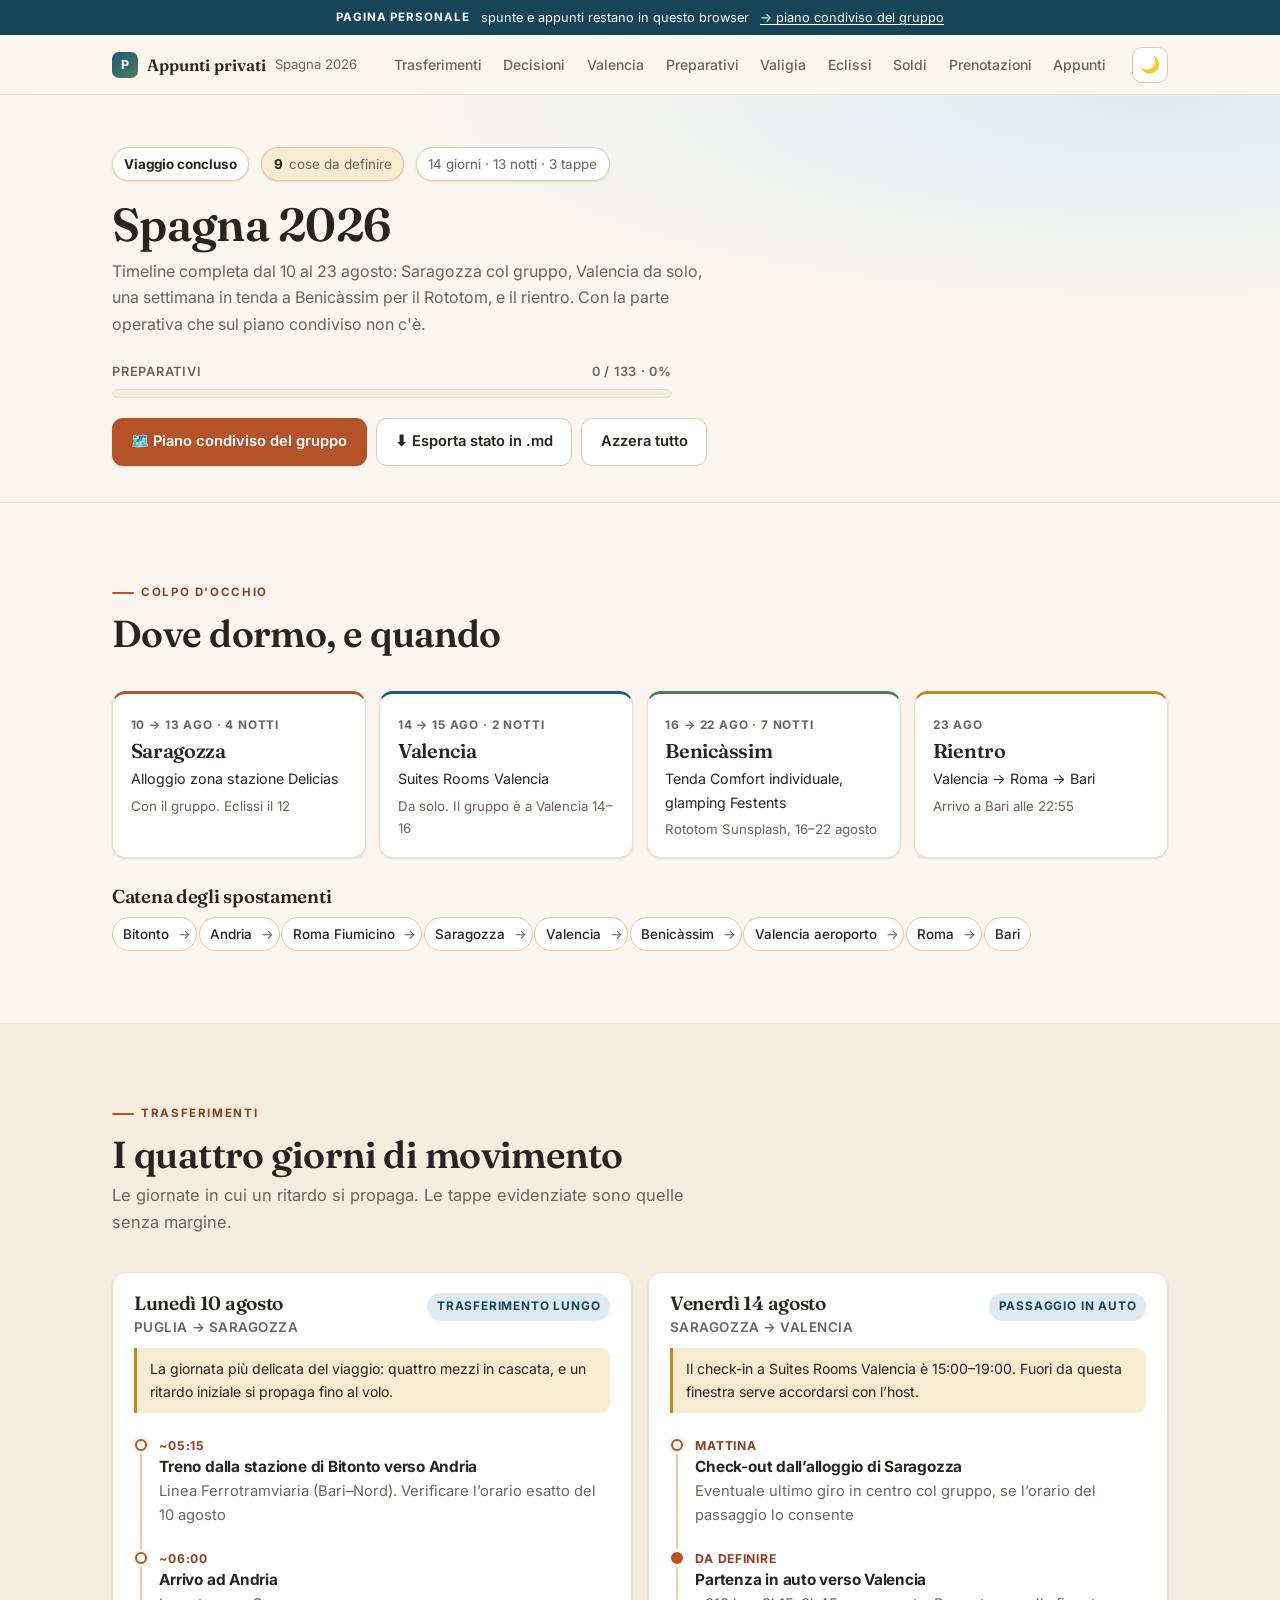
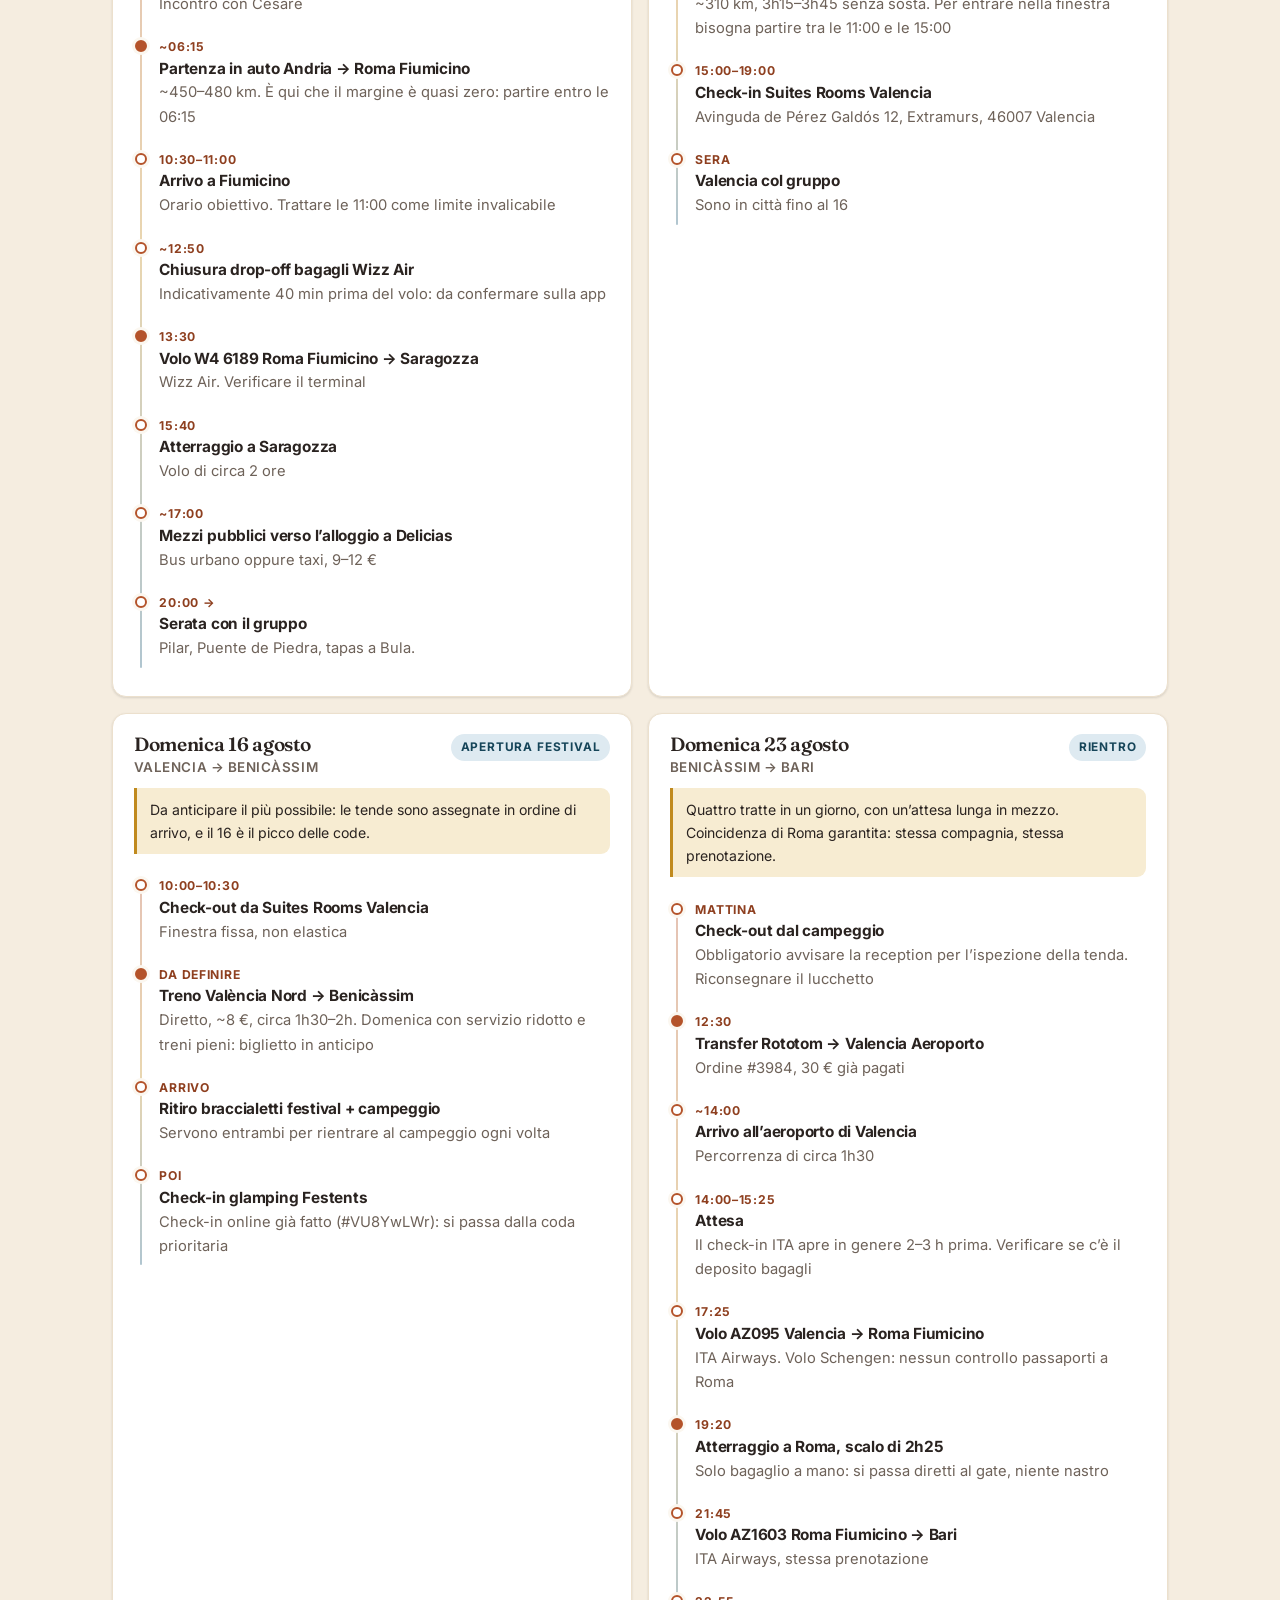
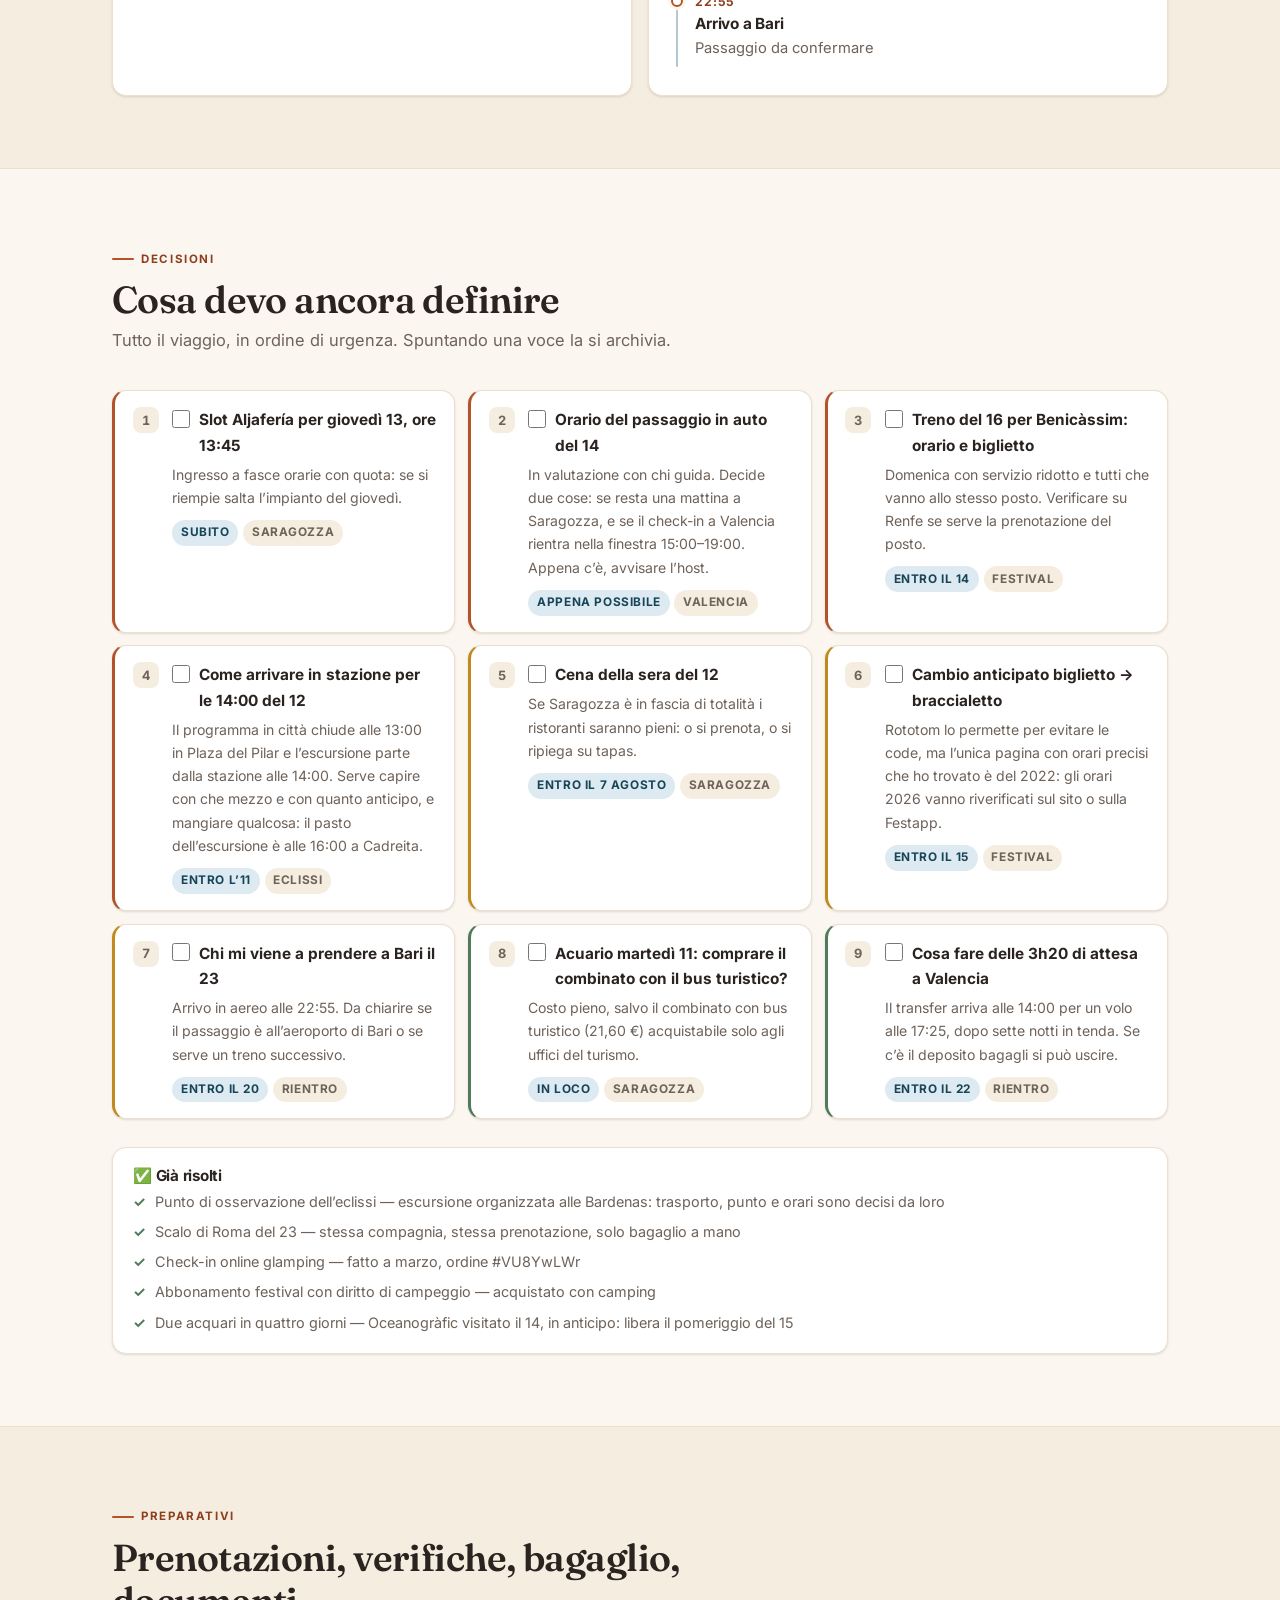
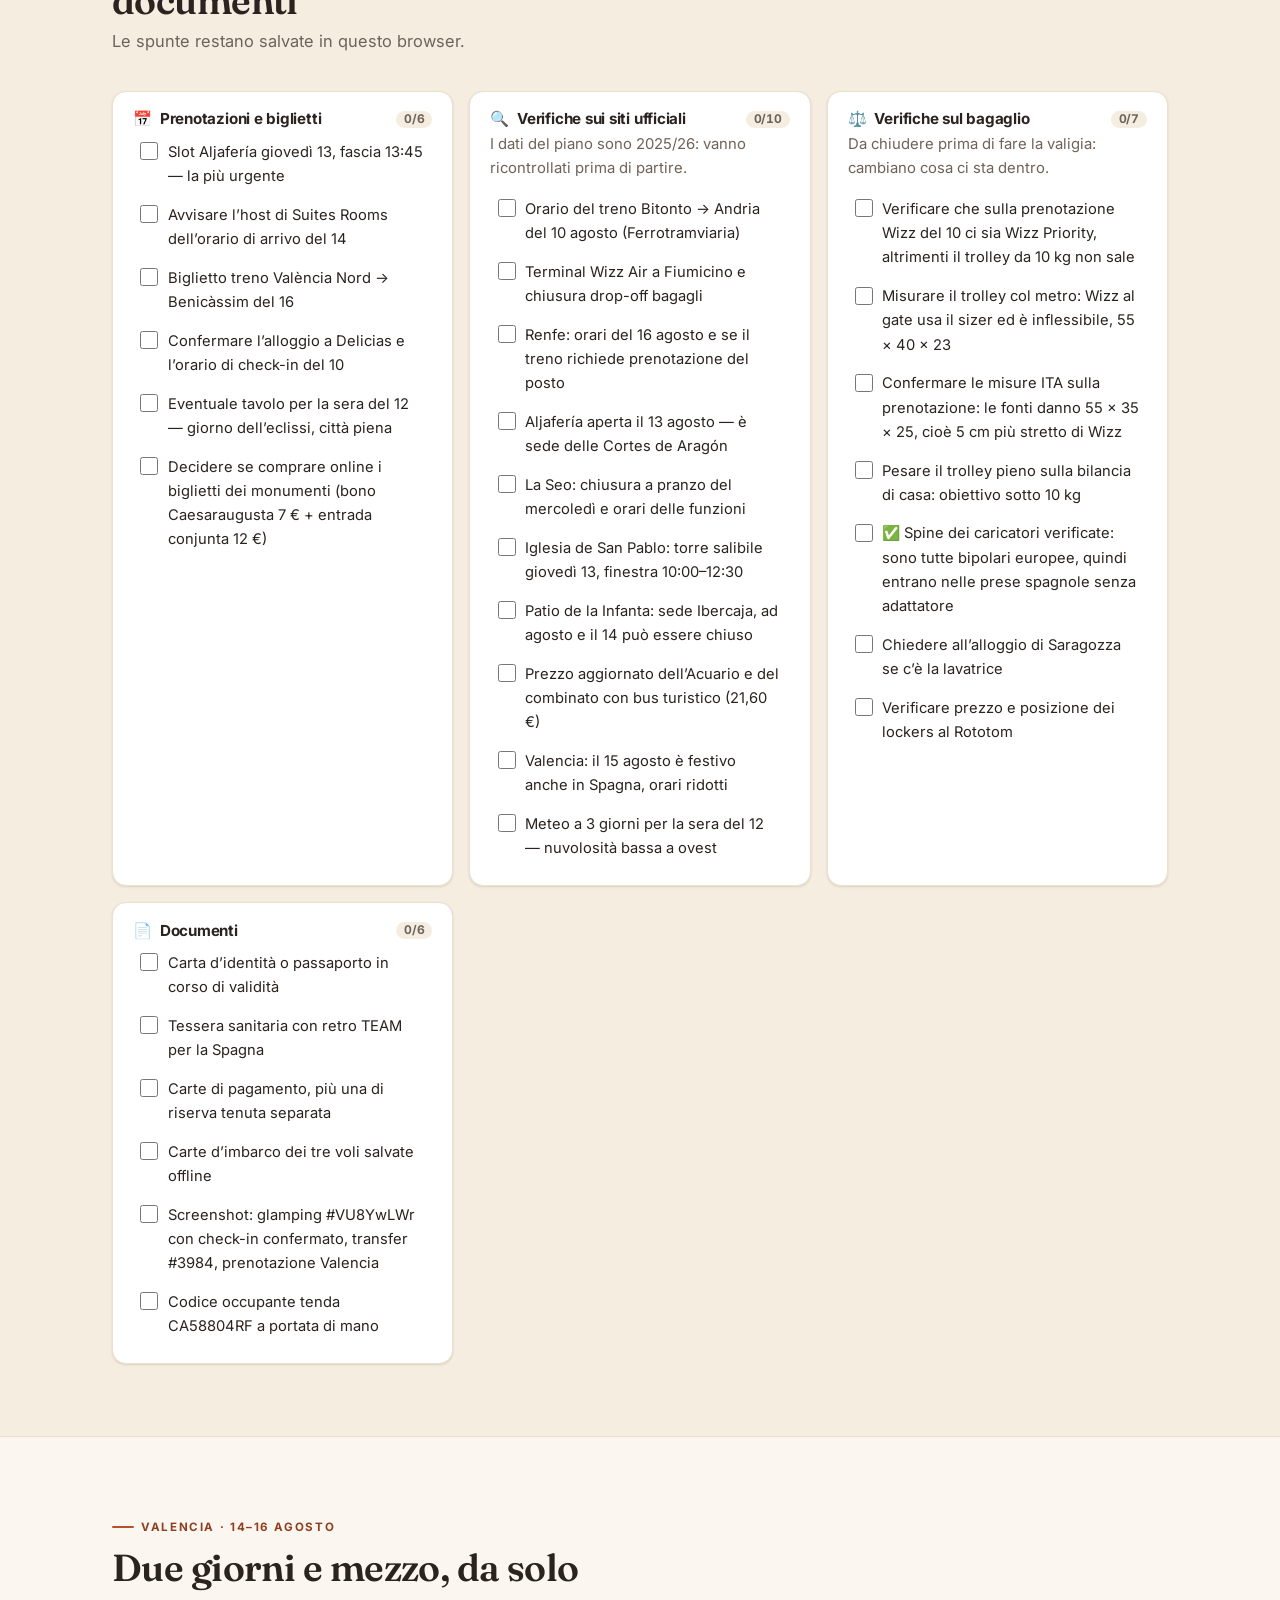
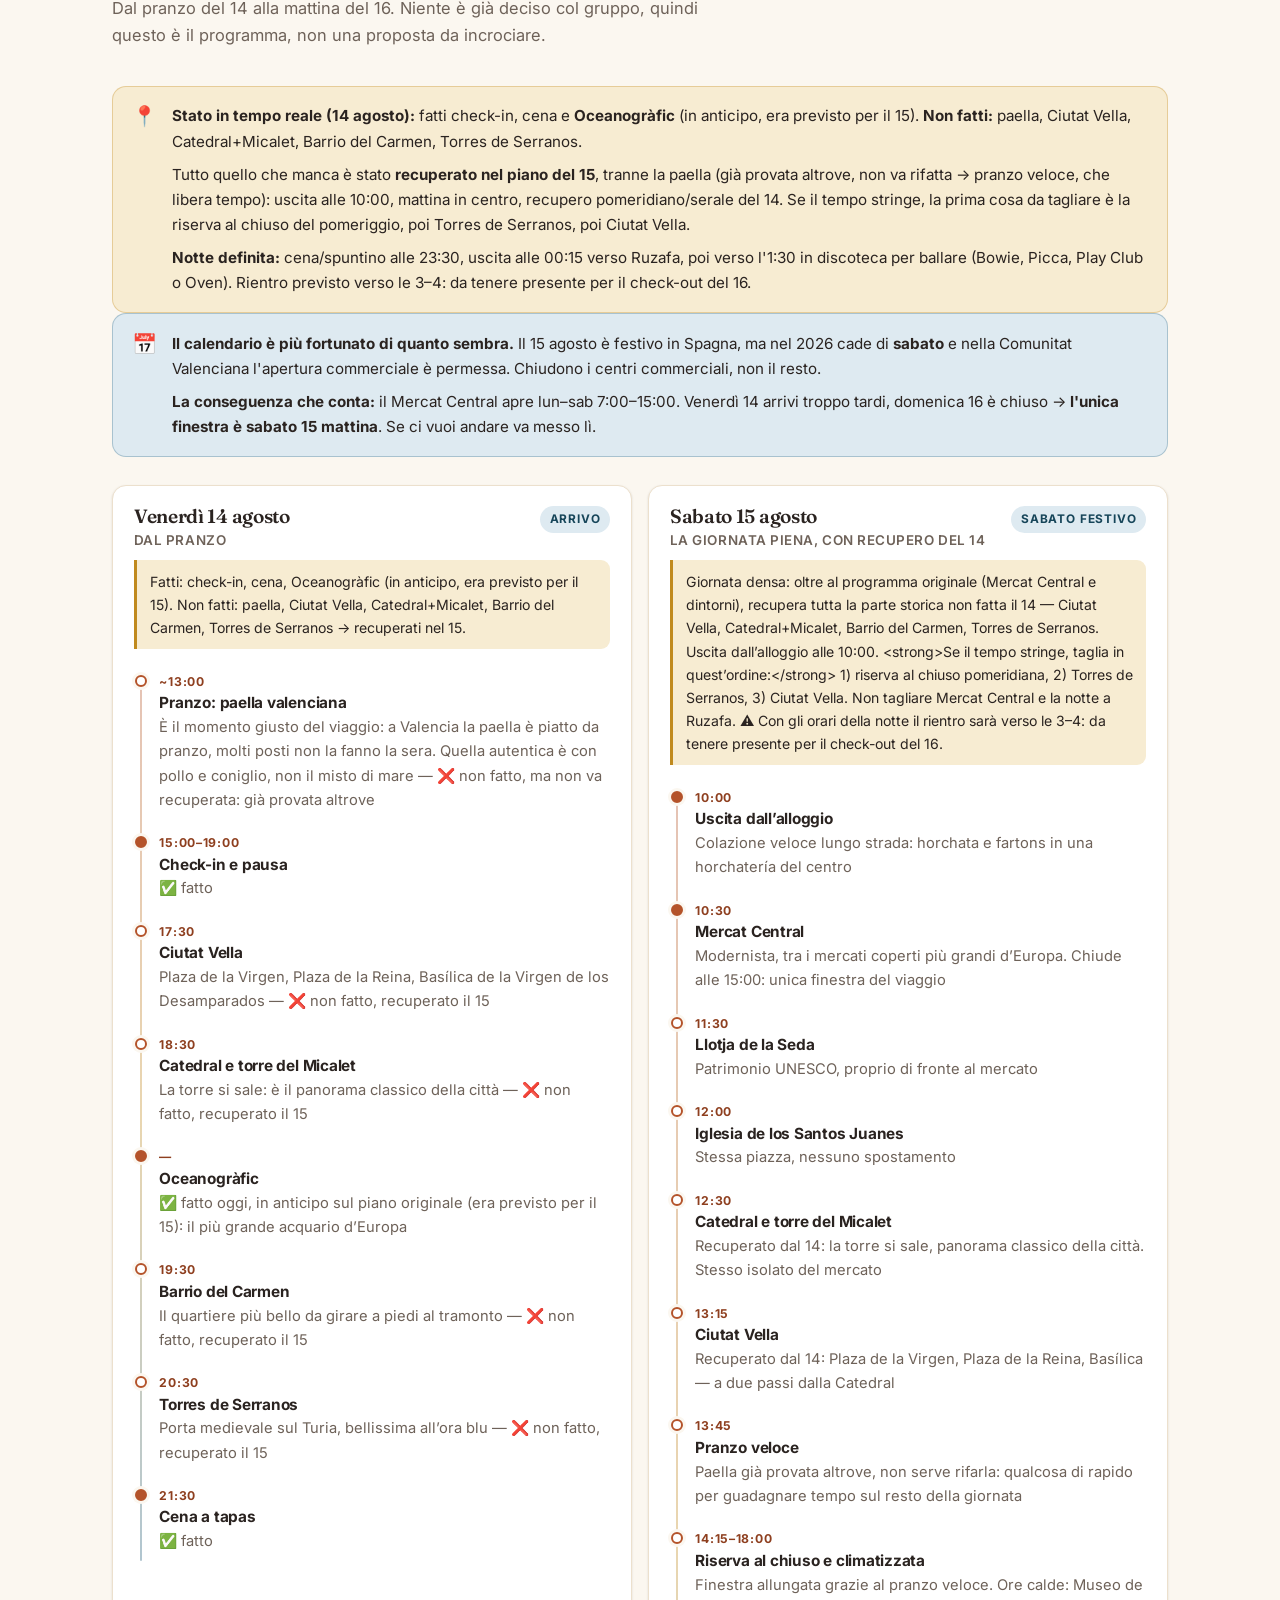
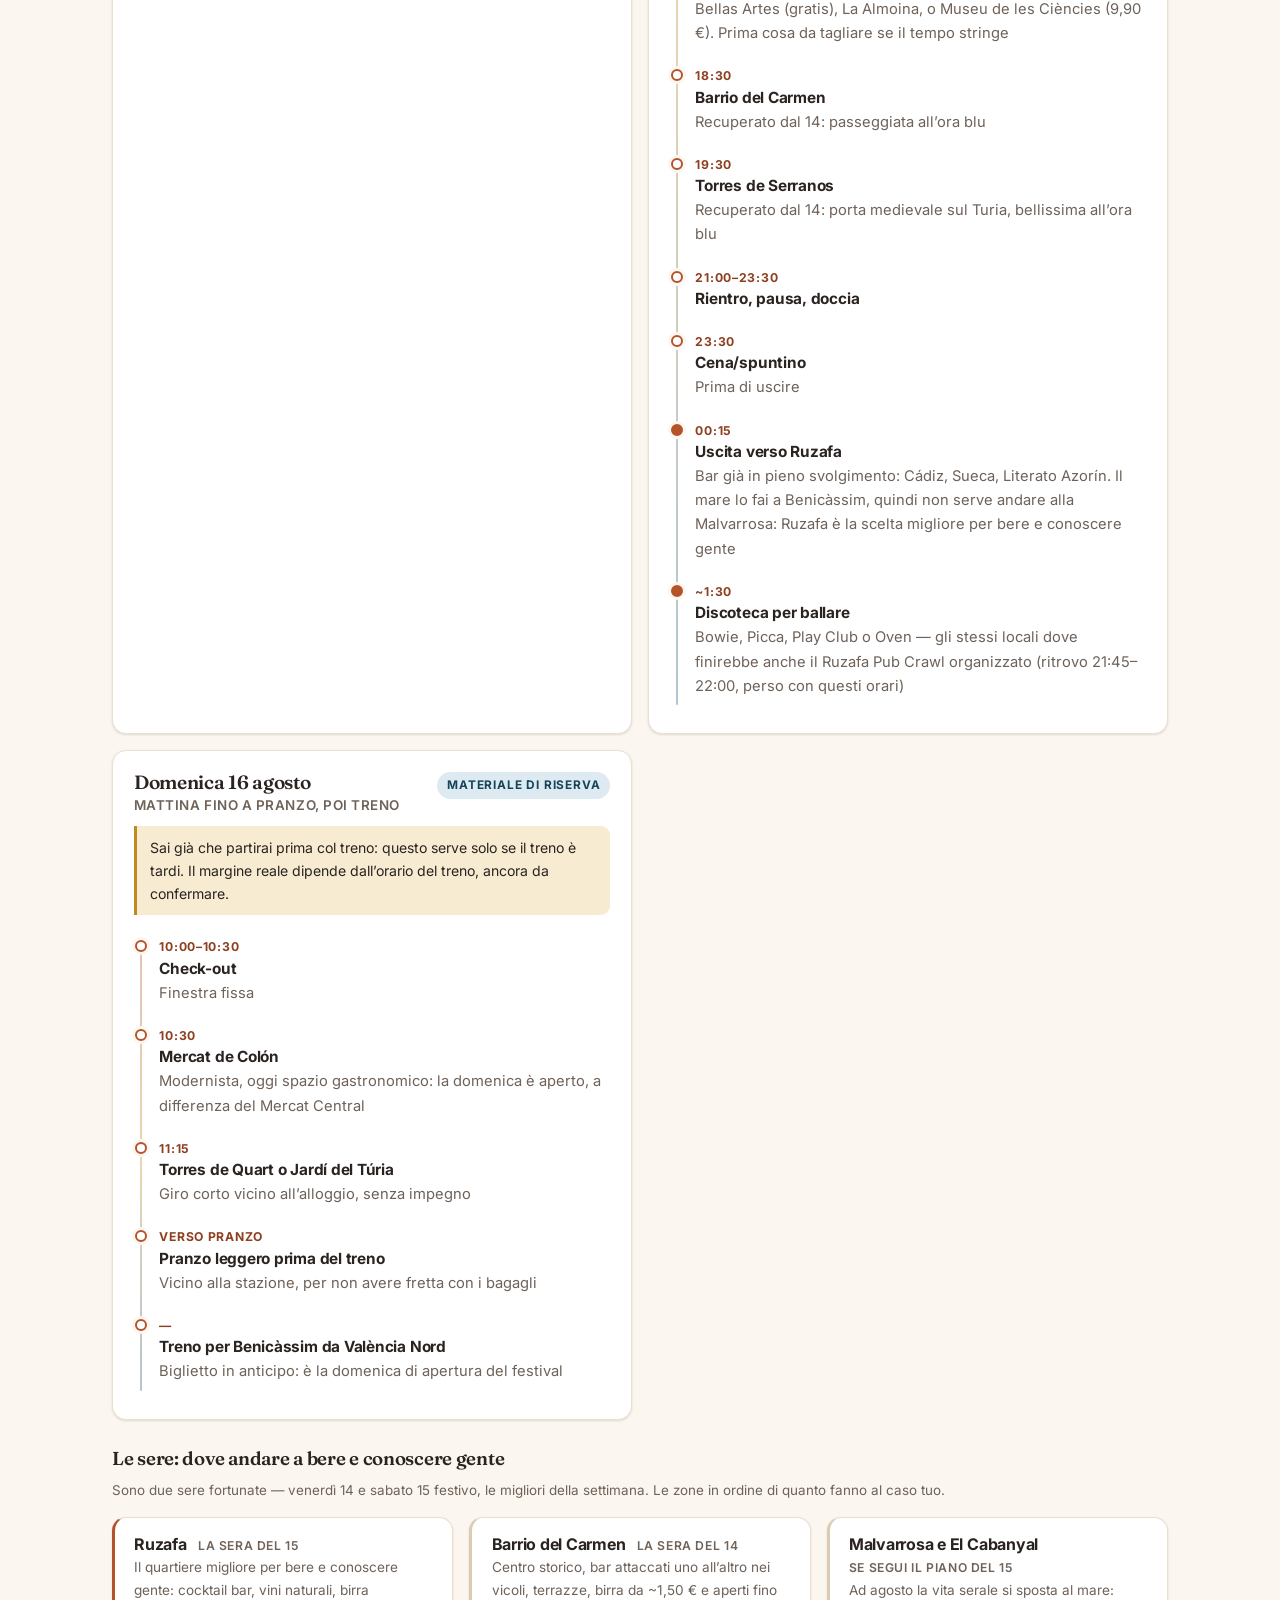
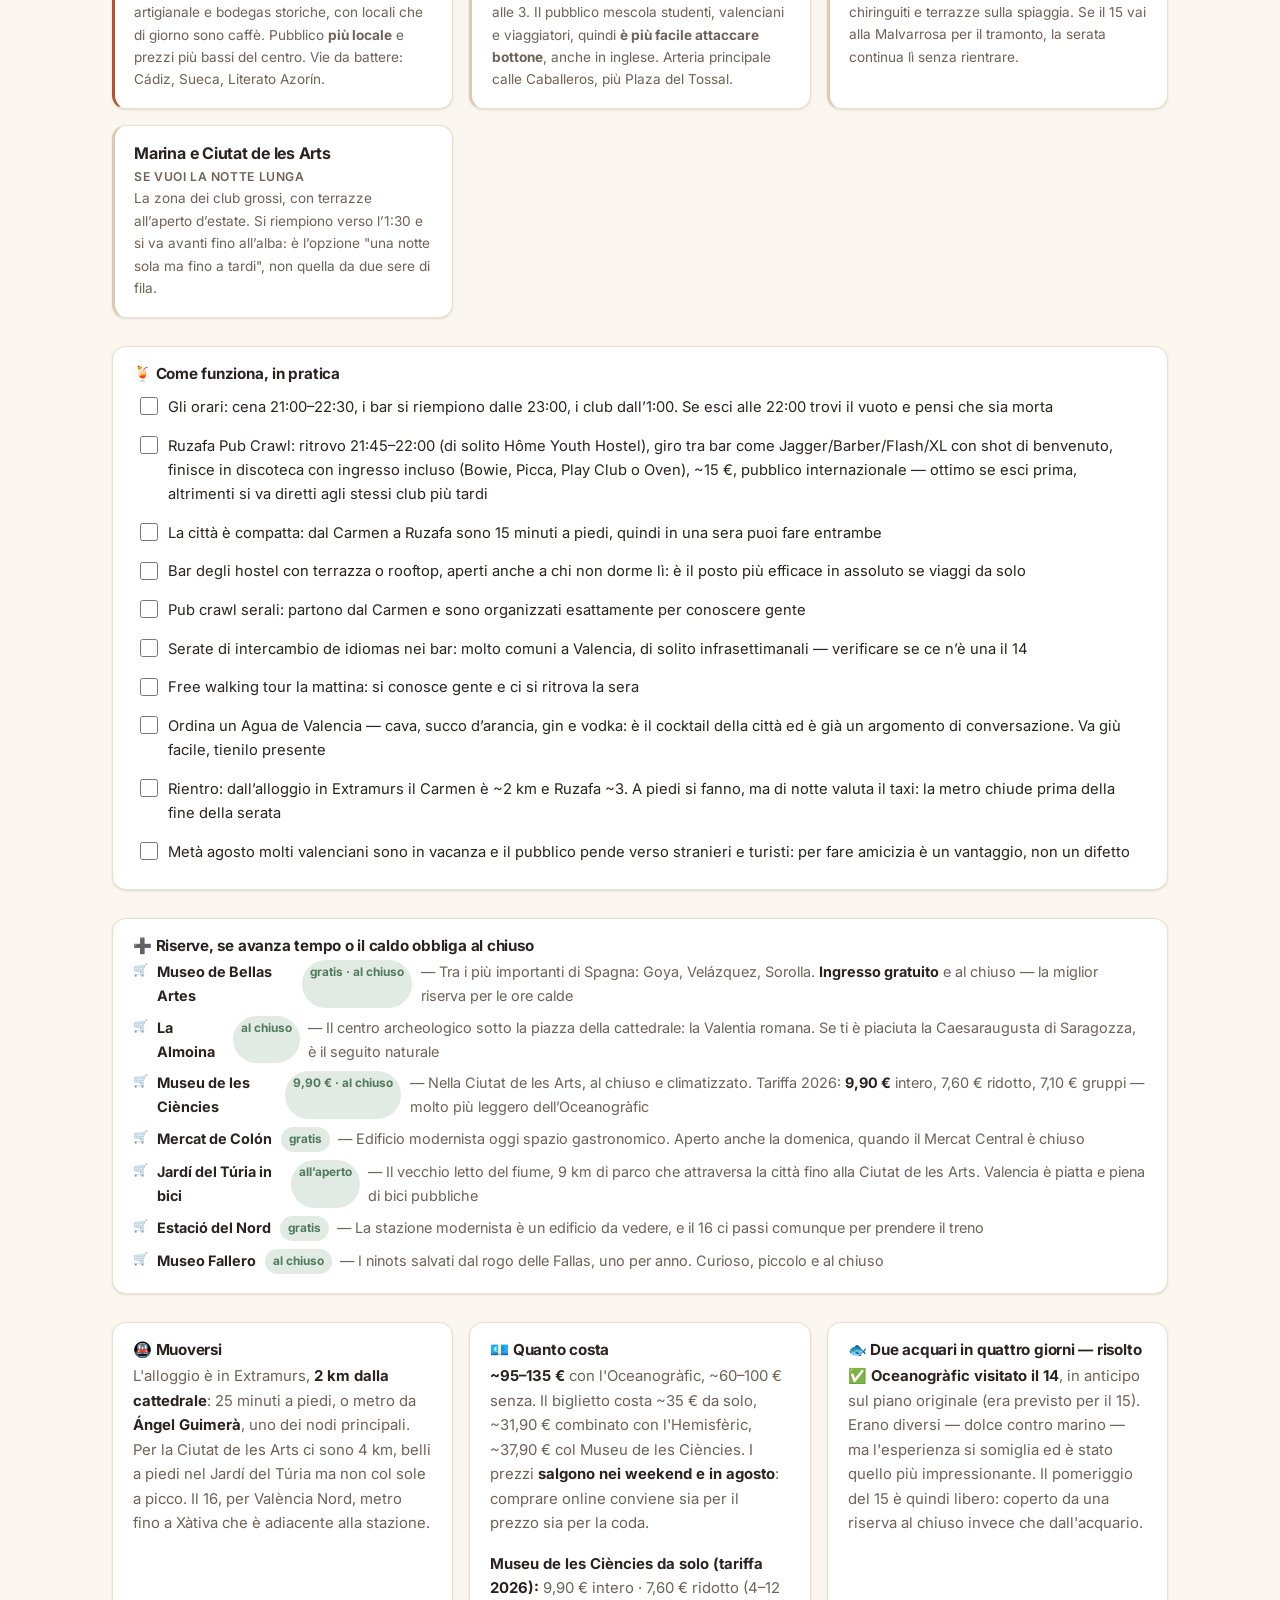
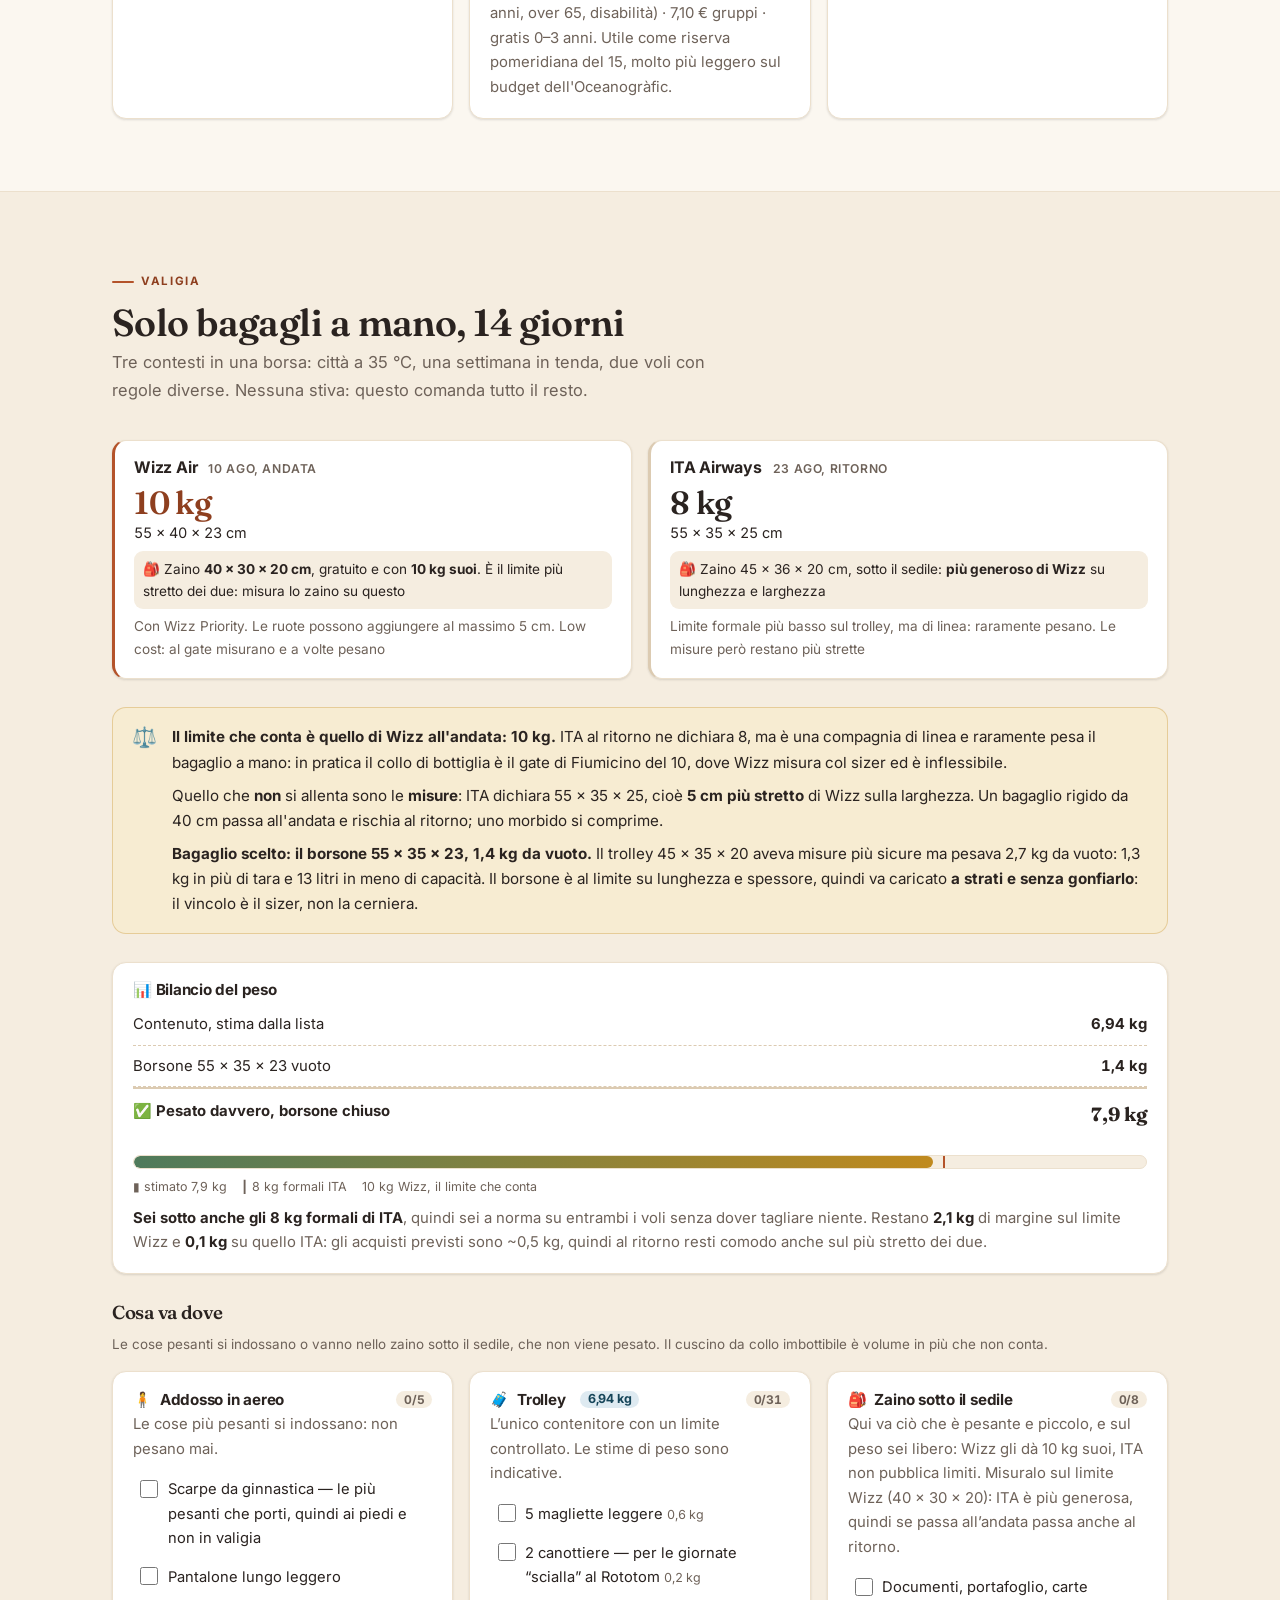
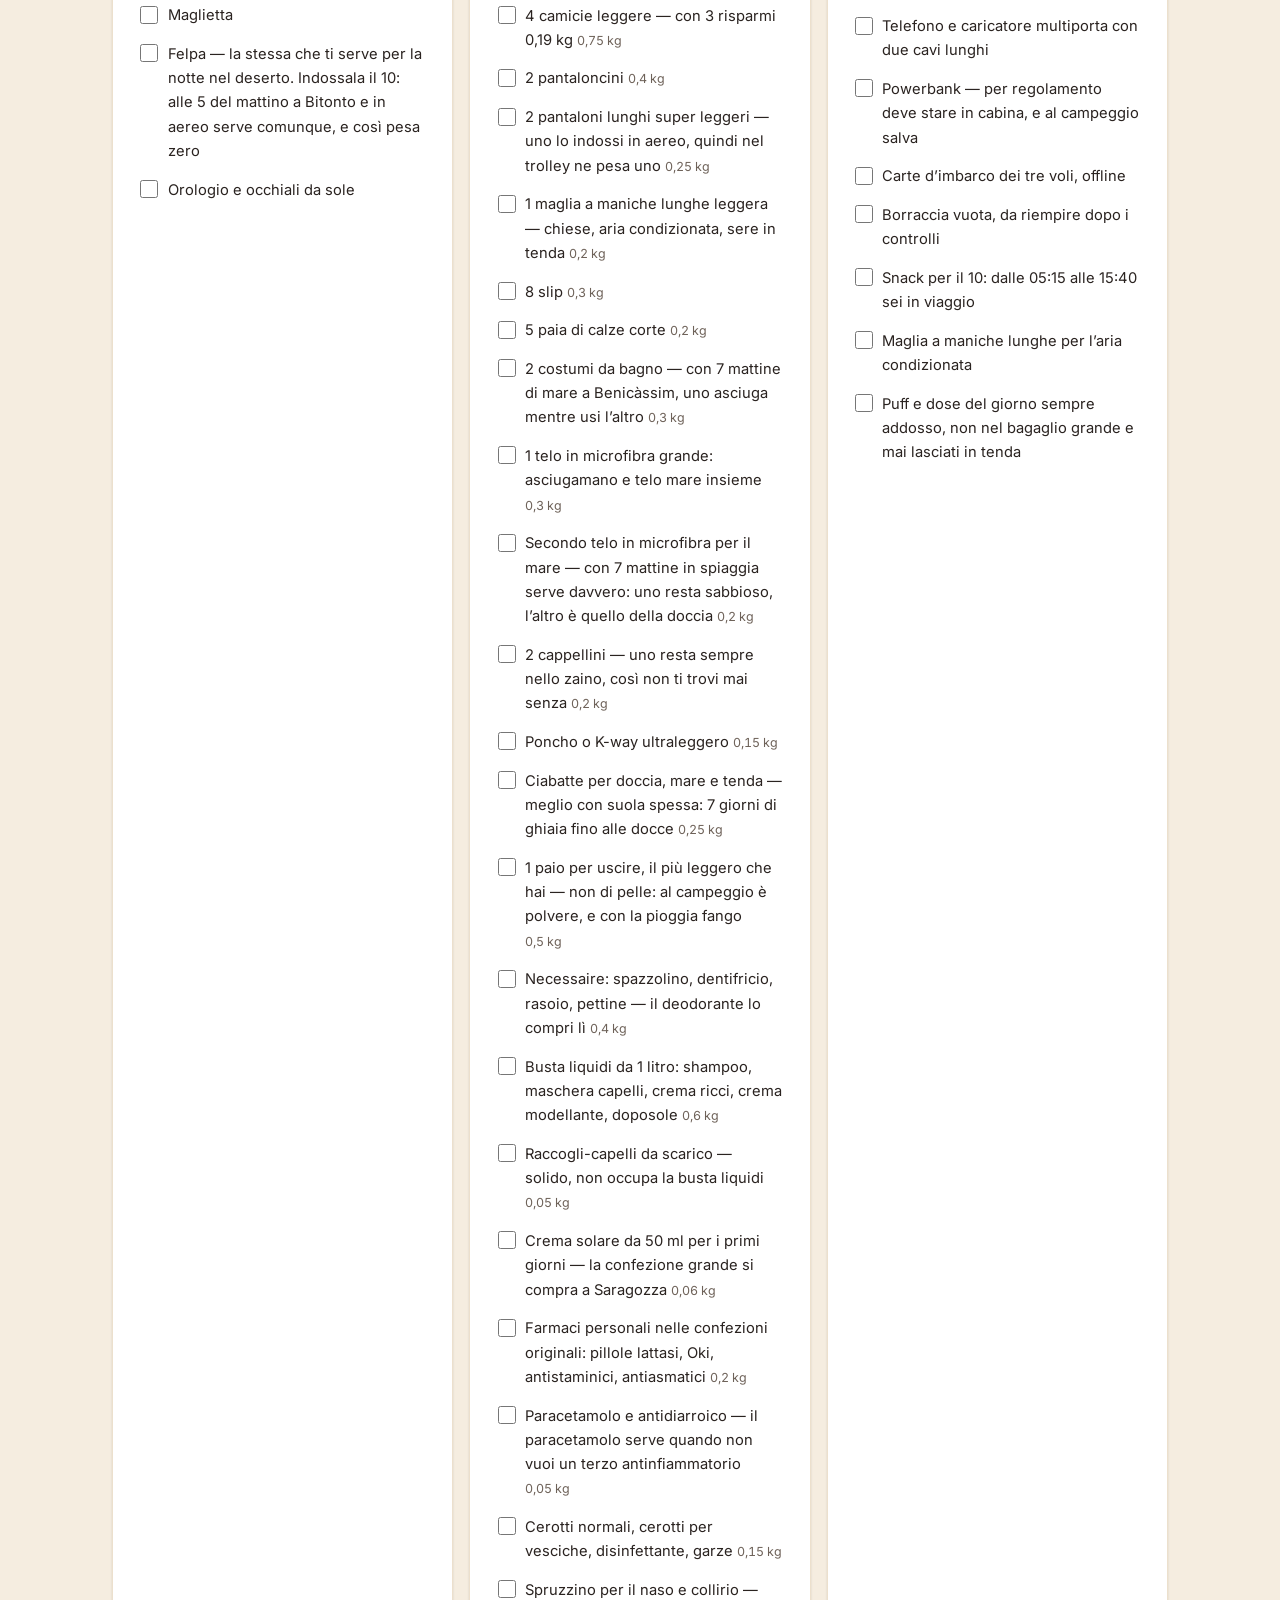
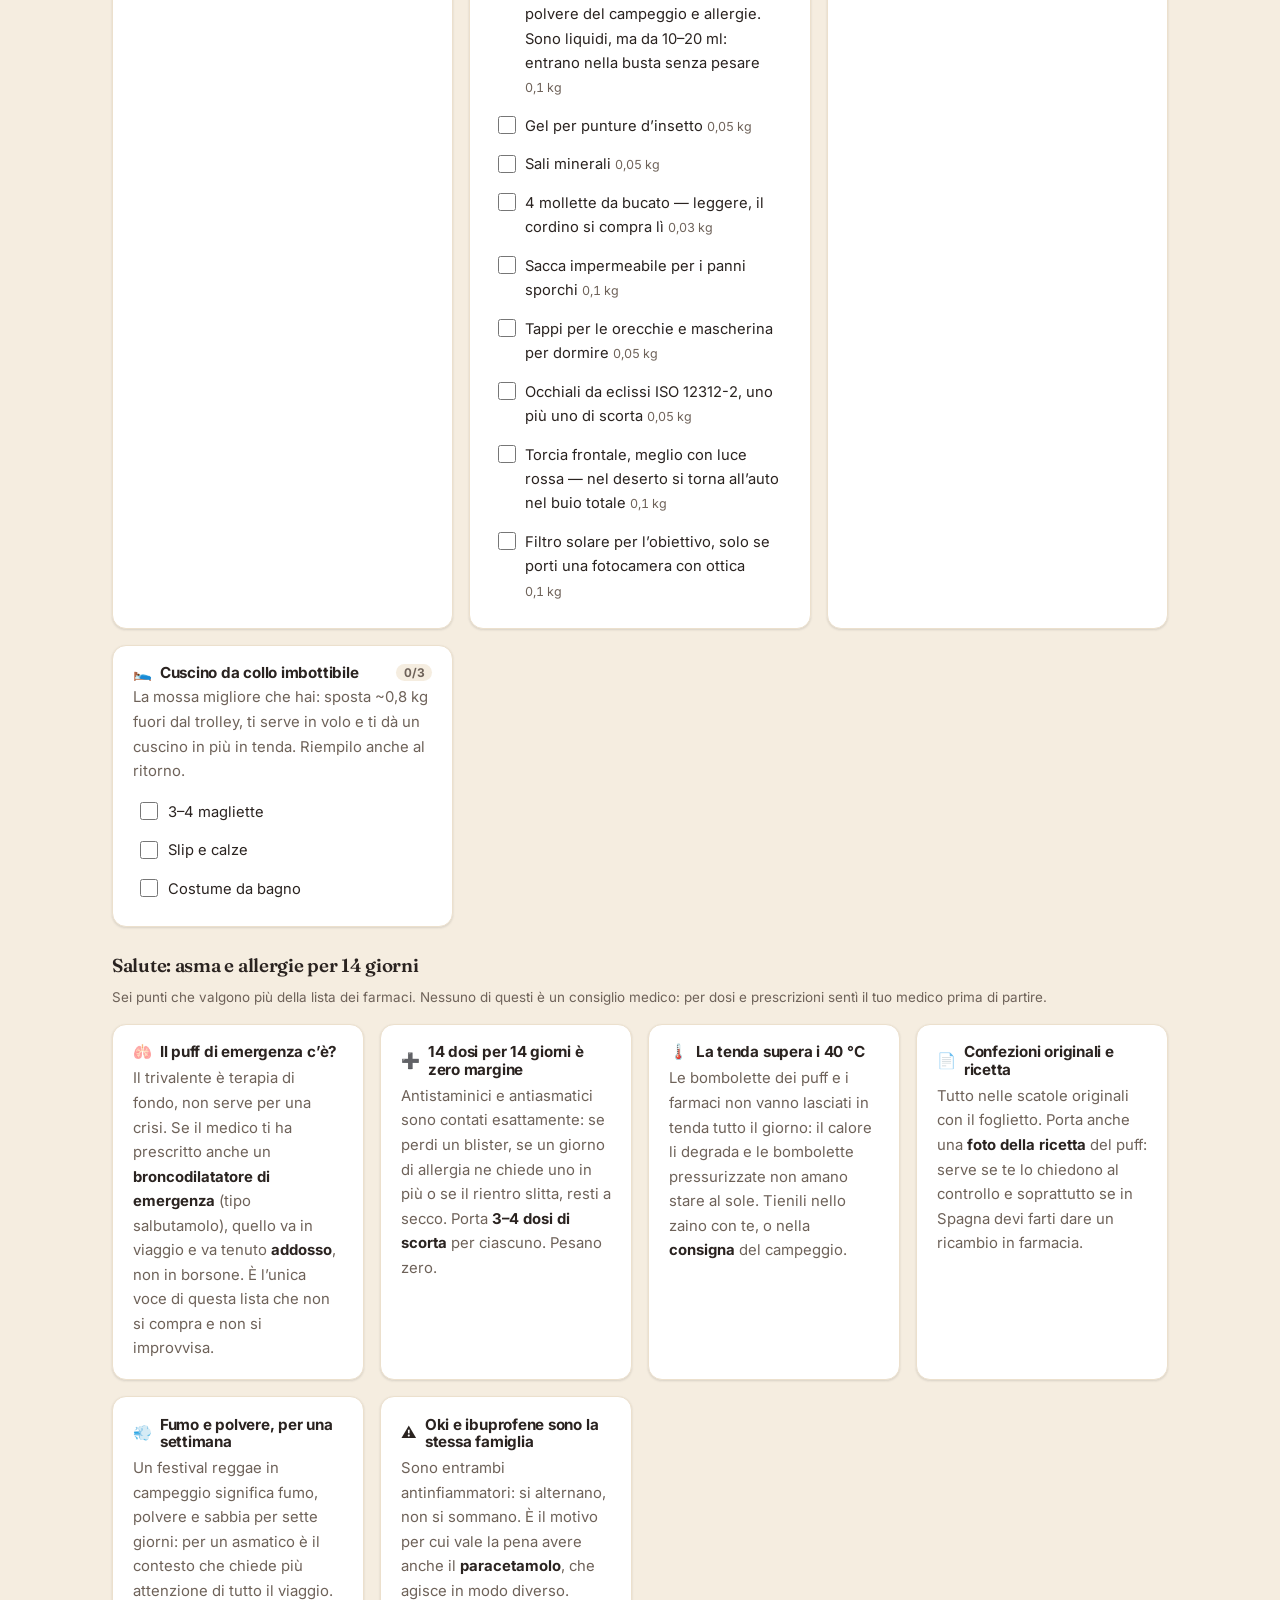
<file: privato.html>
<!DOCTYPE html>
<html lang="it" data-theme="light">
<head>
<meta charset="utf-8">
<meta name="viewport" content="width=device-width, initial-scale=1">
<title>Appunti privati — Spagna 2026</title>
<meta name="description" content="Pagina di lavoro personale: timeline completa del viaggio in Spagna 10–23 agosto 2026, prenotazioni, budget, piano eclissi e appunti.">
<meta name="robots" content="noindex, nofollow, noarchive">
<meta name="theme-color" content="#1F5B78">

<link rel="icon" href="data:image/svg+xml,<svg xmlns='http://www.w3.org/2000/svg' viewBox='0 0 100 100'><rect width='100' height='100' rx='22' fill='%231F5B78'/><text y='.9em' x='50' text-anchor='middle' font-size='58' font-family='Georgia,serif' fill='%23DEEAF1'>P</text></svg>">

<link rel="preconnect" href="https://fonts.googleapis.com">
<link rel="preconnect" href="https://fonts.gstatic.com" crossorigin>
<link rel="stylesheet" href="https://fonts.googleapis.com/css2?family=Fraunces:opsz,wght@9..144,400;9..144,600;9..144,700&family=Inter:wght@400;500;600;700&display=swap">
<link rel="stylesheet" href="assets/css/styles.css">
<link rel="stylesheet" href="assets/css/privato.css">
</head>
<body>

<a class="skip-link" href="#main">Salta al contenuto</a>

<div class="ribbon">
  <b>Pagina personale</b>
  <span>spunte e appunti restano in questo browser</span>
  <a href="index.html">→ piano condiviso del gruppo</a>
</div>

<header class="header">
  <div class="header__inner">
    <a class="brand" href="#top">
      <span class="brand__mark" aria-hidden="true" style="background:linear-gradient(140deg,#1F5B78,#4F7A5B)">P</span>
      Appunti privati
      <span class="brand__sub">Spagna 2026</span>
    </a>

    <nav class="pnav" aria-label="Navigazione della pagina">
      <ul>
        <li><a class="nav__link" href="#trasferimenti">Trasferimenti</a></li>
        <li><a class="nav__link" href="#decisioni">Decisioni</a></li>
        <li><a class="nav__link" href="#valencia-sec">Valencia</a></li>
        <li><a class="nav__link" href="#prima">Preparativi</a></li>
        <li><a class="nav__link" href="#valigia">Valigia</a></li>
        <li><a class="nav__link" href="#eclissi">Eclissi</a></li>
        <li><a class="nav__link" href="#budget">Soldi</a></li>
        <li><a class="nav__link" href="#prenotazioni">Prenotazioni</a></li>
        <li><a class="nav__link" href="#appunti">Appunti</a></li>
      </ul>
    </nav>

    <button class="icon-btn" id="themeToggle" aria-label="Cambia tema chiaro/scuro" title="Cambia tema">🌙</button>
  </div>
</header>

<main id="main">

  <!-- ============================ INTESTAZIONE ============================ -->
  <section class="phead" id="top">
    <div class="wrap">
      <p class="phead__meta">
        <span class="pill"><span id="countdown">—</span></span>
        <span class="pill pill--warn"><b id="openDecisions">—</b> cose da definire</span>
        <span class="pill">14 giorni · 13 notti · 3 tappe</span>
      </p>

      <h1 class="phead__title">Spagna 2026</h1>
      <p class="phead__lead">
        Timeline completa dal 10 al 23 agosto: Saragozza col gruppo, Valencia da solo, una settimana
        in tenda a Benicàssim per il Rototom, e il rientro. Con la parte operativa che sul piano
        condiviso non c'è.
      </p>

      <div class="progress">
        <div class="progress__top">
          <span>Preparativi</span>
          <span id="progressLabel">—</span>
        </div>
        <div class="progress__track" id="progressTrack" role="progressbar"
             aria-valuemin="0" aria-valuemax="100" aria-valuenow="0" aria-label="Avanzamento dei preparativi">
          <div class="progress__bar" id="progressBar"></div>
        </div>
      </div>

      <div class="actions">
        <a class="btn btn--primary" href="index.html">🗺️ Piano condiviso del gruppo</a>
        <button class="btn btn--ghost" id="exportBtn">⬇︎ Esporta stato in .md</button>
        <button class="btn btn--ghost" id="resetBtn">Azzera tutto</button>
        <span class="save-state" id="saveState">Salvato</span>
      </div>
    </div>
  </section>

  <!-- ========================== COLPO D'OCCHIO ========================== -->
  <section class="section" id="colpo">
    <div class="wrap">
      <header class="section__head">
        <p class="section__eyebrow">Colpo d'occhio</p>
        <h2 class="section__title">Dove dormo, e quando</h2>
      </header>

      <div class="seg-grid" id="overview"></div>

      <h3 class="mt-2">Catena degli spostamenti</h3>
      <ol class="chain" id="chain"></ol>
    </div>
  </section>

  <!-- =========================== TRASFERIMENTI =========================== -->
  <section class="section section--alt" id="trasferimenti">
    <div class="wrap">
      <header class="section__head">
        <p class="section__eyebrow">Trasferimenti</p>
        <h2 class="section__title">I quattro giorni di movimento</h2>
        <p class="section__lead">
          Le giornate in cui un ritardo si propaga. Le tappe evidenziate sono quelle senza margine.
        </p>
      </header>

      <div class="leg-grid" id="legs"></div>
    </div>
  </section>

  <!-- ============================= DECISIONI ============================= -->
  <section class="section" id="decisioni">
    <div class="wrap">
      <header class="section__head">
        <p class="section__eyebrow">Decisioni</p>
        <h2 class="section__title">Cosa devo ancora definire</h2>
        <p class="section__lead">
          Tutto il viaggio, in ordine di urgenza. Spuntando una voce la si archivia.
        </p>
      </header>

      <div class="dec-grid" id="decisions"></div>

      <div class="card mt-2">
        <h3 class="card__title">✅ Già risolti</h3>
        <ul class="resolved" id="resolved"></ul>
      </div>
    </div>
  </section>

  <!-- ============================ PREPARATIVI ============================ -->
  <section class="section section--alt" id="prima">
    <div class="wrap">
      <header class="section__head">
        <p class="section__eyebrow">Preparativi</p>
        <h2 class="section__title">Prenotazioni, verifiche, bagaglio, documenti</h2>
        <p class="section__lead">Le spunte restano salvate in questo browser.</p>
      </header>
      <div class="check-grid" id="checklists"></div>
    </div>
  </section>

  <!-- ============================== VALENCIA ============================== -->
  <section class="section" id="valencia-sec">
    <div class="wrap">
      <header class="section__head">
        <p class="section__eyebrow">Valencia · 14–16 agosto</p>
        <h2 class="section__title">Due giorni e mezzo, da solo</h2>
        <p class="section__lead">
          Dal pranzo del 14 alla mattina del 16. Niente è già deciso col gruppo, quindi questo è il
          programma, non una proposta da incrociare.
        </p>
      </header>

      <div class="callout callout--gold">
        <span class="callout__icon" aria-hidden="true">📍</span>
        <div>
          <p><strong>Stato in tempo reale (14 agosto):</strong> fatti check-in, cena e
          <strong>Oceanogràfic</strong> (in anticipo, era previsto per il 15). <strong>Non fatti:</strong>
          paella, Ciutat Vella, Catedral+Micalet, Barrio del Carmen, Torres de Serranos.</p>
          <p>Tutto quello che manca è stato <strong>recuperato nel piano del 15</strong>, tranne la
          paella (già provata altrove, non va rifatta → pranzo veloce, che libera tempo): uscita
          alle 10:00, mattina in centro, recupero pomeridiano/serale del 14. Se il tempo stringe, la
          prima cosa da tagliare è la riserva al chiuso del pomeriggio, poi Torres de Serranos, poi
          Ciutat Vella.</p>
          <p><strong>Notte definita:</strong> cena/spuntino alle 23:30, uscita alle 00:15 verso
          Ruzafa, poi verso l'1:30 in discoteca per ballare (Bowie, Picca, Play Club o Oven).
          Rientro previsto verso le 3–4: da tenere presente per il check-out del 16.</p>
        </div>
      </div>

      <div class="callout callout--ebro">
        <span class="callout__icon" aria-hidden="true">📅</span>
        <div>
          <p><strong>Il calendario è più fortunato di quanto sembra.</strong> Il 15 agosto è festivo
          in Spagna, ma nel 2026 cade di <strong>sabato</strong> e nella Comunitat Valenciana
          l'apertura commerciale è permessa. Chiudono i centri commerciali, non il resto.</p>
          <p><strong>La conseguenza che conta:</strong> il Mercat Central apre lun–sab 7:00–15:00.
          Venerdì 14 arrivi troppo tardi, domenica 16 è chiuso → <strong>l'unica finestra è sabato 15
          mattina</strong>. Se ci vuoi andare va messo lì.</p>
        </div>
      </div>

      <div class="leg-grid mt-2" id="valencia"></div>

      <h3 class="mt-2">Le sere: dove andare a bere e conoscere gente</h3>
      <p class="small">
        Sono due sere fortunate — venerdì 14 e sabato 15 festivo, le migliori della settimana. Le zone
        in ordine di quanto fanno al caso tuo.
      </p>
      <div class="grid grid--2 mt-1" id="nightlife"></div>

      <div class="card mt-2">
        <h3 class="card__title">🍹 Come funziona, in pratica</h3>
        <ul class="chk-list" id="nightTips"></ul>
      </div>

      <div class="card mt-2">
        <h3 class="card__title">➕ Riserve, se avanza tempo o il caldo obbliga al chiuso</h3>
        <ul class="nb-list nb-list--buy" id="valExtra"></ul>
      </div>

      <div class="grid grid--3 mt-2">
        <div class="card">
          <h3 class="card__title">🚇 Muoversi</h3>
          <p>
            L'alloggio è in Extramurs, <strong>2 km dalla cattedrale</strong>: 25 minuti a piedi, o
            metro da <strong>Ángel Guimerà</strong>, uno dei nodi principali. Per la Ciutat de les Arts
            ci sono 4 km, belli a piedi nel Jardí del Túria ma non col sole a picco. Il 16, per
            València Nord, metro fino a Xàtiva che è adiacente alla stazione.
          </p>
        </div>
        <div class="card">
          <h3 class="card__title">💶 Quanto costa</h3>
          <p>
            <strong>~95–135 €</strong> con l'Oceanogràfic, ~60–100 € senza. Il biglietto costa
            ~35 € da solo, ~31,90 € combinato con l'Hemisfèric, ~37,90 € col Museu de les Ciències.
            I prezzi <strong>salgono nei weekend e in agosto</strong>: comprare online conviene sia
            per il prezzo sia per la coda.
          </p>
          <p class="small mt-1">
            <strong>Museu de les Ciències da solo (tariffa 2026):</strong> 9,90 € intero ·
            7,60 € ridotto (4–12 anni, over 65, disabilità) · 7,10 € gruppi · gratis 0–3 anni.
            Utile come riserva pomeridiana del 15, molto più leggero sul budget dell'Oceanogràfic.
          </p>
        </div>
        <div class="card">
          <h3 class="card__title">🐟 Due acquari in quattro giorni — risolto</h3>
          <p>
            ✅ <strong>Oceanogràfic visitato il 14</strong>, in anticipo sul piano originale (era
            previsto per il 15). Erano diversi — dolce contro marino — ma l'esperienza si somiglia
            ed è stato quello più impressionante. Il pomeriggio del 15 è quindi libero: coperto da
            una riserva al chiuso invece che dall'acquario.
          </p>
        </div>
      </div>
    </div>
  </section>

  <!-- ============================== VALIGIA ============================== -->
  <section class="section section--alt" id="valigia">
    <div class="wrap">
      <header class="section__head">
        <p class="section__eyebrow">Valigia</p>
        <h2 class="section__title">Solo bagagli a mano, 14 giorni</h2>
        <p class="section__lead">
          Tre contesti in una borsa: città a 35 °C, una settimana in tenda, due voli con regole
          diverse. Nessuna stiva: questo comanda tutto il resto.
        </p>
      </header>

      <div class="grid grid--2" id="allowance"></div>

      <div class="callout callout--gold mt-2">
        <span class="callout__icon" aria-hidden="true">⚖️</span>
        <div>
          <p><strong>Il limite che conta è quello di Wizz all'andata: 10 kg.</strong> ITA al ritorno
          ne dichiara 8, ma è una compagnia di linea e raramente pesa il bagaglio a mano: in pratica
          il collo di bottiglia è il gate di Fiumicino del 10, dove Wizz misura col sizer ed è
          inflessibile.</p>
          <p>Quello che <strong>non</strong> si allenta sono le <strong>misure</strong>: ITA dichiara
          55 × 35 × 25, cioè <strong>5 cm più stretto</strong> di Wizz sulla larghezza. Un bagaglio
          rigido da 40 cm passa all'andata e rischia al ritorno; uno morbido si comprime.</p>
          <p><strong>Bagaglio scelto: il borsone 55 × 35 × 23, 1,4 kg da vuoto.</strong> Il trolley
          45 × 35 × 20 aveva misure più sicure ma pesava 2,7 kg da vuoto: 1,3 kg in più di tara e
          13 litri in meno di capacità. Il borsone è al limite su lunghezza e spessore, quindi va
          caricato <strong>a strati e senza gonfiarlo</strong>: il vincolo è il sizer, non la
          cerniera.</p>
        </div>
      </div>

      <div class="card mt-2">
        <h3 class="card__title">📊 Bilancio del peso</h3>
        <div id="weightBudget"></div>
      </div>

      <h3 class="mt-2">Cosa va dove</h3>
      <p class="small">
        Le cose pesanti si indossano o vanno nello zaino sotto il sedile, che non viene pesato.
        Il cuscino da collo imbottibile è volume in più che non conta.
      </p>
      <div class="check-grid mt-1" id="pack"></div>

      <h3 class="mt-2">Salute: asma e allergie per 14 giorni</h3>
      <p class="small">
        Sei punti che valgono più della lista dei farmaci. Nessuno di questi è un consiglio medico:
        per dosi e prescrizioni sentì il tuo medico prima di partire.
      </p>
      <div class="grid grid--3 mt-1" id="health"></div>

      <h3 class="mt-2">Liquidi: pianifica sui 100 ml</h3>
      <p class="small">
        Va tutto in cabina, quindi ogni liquido passa dai controlli <strong>tre volte</strong>:
        Fiumicino il 10, Valencia il 23, e di nuovo Fiumicino in transito.
      </p>

      <div class="grid grid--2 mt-1">
        <div class="card">
          <h3 class="card__title">💧 Le tre regole che contano</h3>
          <ol class="liq-list" id="liqRules"></ol>
          <div class="callout mt-1">
            <span class="callout__icon" aria-hidden="true">⚠️</span>
            <p id="liqTrap"></p>
          </div>
          <div class="callout callout--ebro mt-1">
            <span class="callout__icon" aria-hidden="true">📏</span>
            <p id="liqTrap2"></p>
          </div>
        </div>

        <div class="grid" style="align-content:start">
          <div class="card">
            <h3 class="card__title">🧴 Cosa conta come liquido</h3>
            <p class="small">Non è solo ciò che si versa.</p>
            <ul class="plain" id="liqCounts"></ul>
          </div>
          <div class="card">
            <h3 class="card__title">🧼 La mossa che libera la busta: passa al solido</h3>
            <p class="small">Questi non contano nel limite di 1 litro.</p>
            <ul class="plain" id="liqSolids"></ul>
            <p class="small mt-1">
              Per 14 giorni con una sola busta, sostituire tre o quattro voci con il solido è la
              differenza tra starci comodo e dover scegliere.
            </p>
          </div>
          <div class="card">
            <h3 class="card__title">➕ Eccezioni ammesse</h3>
            <ul class="plain" id="liqExceptions"></ul>
          </div>
        </div>
      </div>

      <div class="callout callout--gold mt-2">
        <span class="callout__icon" aria-hidden="true">🍷</span>
        <div>
          <p><strong>Conseguenza per il ritorno, e non è banale:</strong> senza stiva non puoi
          portare a casa <strong>bottiglie</strong> comprate al supermercato — vino, olio, liquori.
          Oltre il varco di sicurezza il limite dei 100 ml non vale più: se vuoi una bottiglia come
          regalo, la compri <strong>in duty free all'aeroporto di Valencia il 23</strong>. Hai tre ore
          di attesa lì, è il momento giusto.</p>
          <p><strong>Sugli scanner nuovi non contarci:</strong> alcuni aeroporti con scanner CT
          permettono fino a 2 litri, ma la deroga varia per aeroporto e persino per terminale, nel
          settembre 2024 la Commissione Europea l'ha fatta sospendere e gli scali l'hanno riattivata
          gradualmente. Fai la valigia sui 100 ml: se poi al varco ti dicono di lasciare tutto
          dentro, è un regalo, non un piano.</p>
        </div>
      </div>

      <div class="callout callout--ebro mt-2">
        <span class="callout__icon" aria-hidden="true">💇</span>
        <div>
          <p><strong>I capelli si mangiano metà della busta.</strong> Shampoo, maschera, crema ricci
          e crema modellante sono quattro contenitori: su 8–9 posti disponibili, è quasi la metà
          della busta prima di aggiungere il doposole. Per questo <strong>deodorante e bagnoschiuma
          si comprano lì</strong>, non si portano: liberano i posti che ti servono.</p>
          <p>Il <strong>raccogli-capelli da scarico</strong> è solido, quindi non occupa la busta e
          pesa una cinquantina di grammi. Funziona in tutte e tre le sistemazioni, e al campeggio è
          dove serve di più: 220 docce comuni con gli scarichi che si intasano. Da sciacquare e
          buttare in un sacchetto, non da rimettere bagnato nel necessaire.</p>
        </div>
      </div>

      <div class="card mt-2">
        <h3 class="card__title">💧 Checklist liquidi</h3>
        <ul class="chk-list" id="liqCheck"></ul>
      </div>

      <div class="grid grid--2 mt-2">
        <div class="card card--danger">
          <h3 class="card__title">🚫 Cosa NON portare</h3>
          <ul class="nb-list" id="notBring"></ul>
        </div>

        <div class="grid" style="align-content:start">
          <div class="card">
            <h3 class="card__title">🛒 Da comprare lì, non da portare</h3>
            <p class="small">
              Ogni consumabile comprato in Spagna è spazio liberato nella busta da 1 litro, che ti
              serve per i prodotti per capelli.
            </p>
            <ul class="nb-list nb-list--buy" id="buyThere"></ul>
          </div>
          <div class="card">
            <h3 class="card__title">🔌 Prese: il dettaglio che frega gli italiani</h3>
            <p>
              La Spagna usa prese <strong>Schuko, tipo F</strong>; l'Italia il <strong>tipo L</strong>.
              I caricatori con spinotto europeo sottile entrano, ma qualsiasi spina italiana a tre
              punte in linea <strong>non entra</strong>. Controlla i tuoi caricatori: se anche uno
              solo è tipo L, serve l'adattatore.
            </p>
          </div>
          <div class="card">
            <h3 class="card__title">🔒 In tenda non è una cassaforte</h3>
            <p>
              Il lucchetto c'è, ma documenti, carte e telefono non si lasciano in tenda. Il Rototom
              ha un servizio di <em>consigne</em>: da valutare per i giorni in cui giri.
            </p>
          </div>
        </div>
      </div>

      <h3 class="mt-2">Lavaggio: senza, 14 giorni non stanno in una borsa</h3>
      <p class="small">Cinque magliette per due settimane funzionano solo lavando. A 35 °C asciuga tutto in poche ore.</p>
      <div class="table-scroll mt-1">
        <table>
          <caption class="visually-hidden">Quando e dove lavare i vestiti</caption>
          <thead><tr><th scope="col">Quando</th><th scope="col">Dove</th><th scope="col">Cosa</th></tr></thead>
          <tbody id="laundry"></tbody>
        </table>
      </div>

      <div class="card mt-2">
        <h3 class="card__title">✔️ Controllo finale, la sera del 9</h3>
        <ul class="chk-list" id="finalCheck"></ul>
      </div>
    </div>
  </section>

  <!-- ============================== ECLISSI ============================== -->
  <section class="section" id="eclissi">
    <div class="wrap">
      <header class="section__head">
        <p class="section__eyebrow">Mercoledì 12 agosto</p>
        <h2 class="section__title">Piano eclissi</h2>
        <p class="section__lead">È la ragione della tappa di Saragozza, quindi ha una sezione a sé.</p>
      </header>

      <div class="eclipse-warn">
        <h3>⚠️ Da confermare su una fonte astronomica prima di fissare il punto</h3>
        <p>
          Il punto critico: questa eclissi avviene <strong>con il Sole molto basso, vicino al
          tramonto</strong>. Se è confermato, non basta essere nel posto giusto — serve la
          <strong>linea di vista libera verso ovest/nord-ovest</strong>. In centro storico, tra
          palazzi e vicoli, il Sole a pochi gradi di altezza è semplicemente coperto. Per questo il
          punto va scelto prima, non improvvisato.
        </p>
        <ul class="chk-list mt-1" id="eclipseVerify"></ul>
        <p class="small mt-1">
          Verificare su timeanddate.com o fonte equivalente cercando esattamente “Zaragoza”.
        </p>
      </div>

      <div class="callout callout--ebro mt-2">
        <span class="callout__icon" aria-hidden="true">🏜️</span>
        <div>
          <p><strong>Escursione organizzata al deserto delle Bardenas, in Navarra.</strong> Risolve
          alla radice il problema dell'orizzonte — nessun edificio davanti, vista libera fin dove
          arriva l'occhio — e toglie di mezzo le due incognite che restavano: <strong>trasporto e
          punto di osservazione li decidono loro</strong>.</p>
          <p><strong>Sei fuori 11 ore e mezza</strong>, dalle 14:00 all'1:30, di cui sei all'aperto
          di notte. È questo che detta cosa portare.</p>
        </div>
      </div>

      <h3 class="mt-2">La giornata del 12, ora per ora</h3>
      <div class="card mt-1" id="eclipseDay"></div>

      <h3 class="mt-2">Notte nel deserto: cosa serve, perché là non c'è niente</h3>
      <p class="small">
        Vai in un posto senza acqua, senza luci, senza bar e probabilmente senza campo. Tutto quello
        che ti serve lo porti, e torni all'auto nel buio.
      </p>
      <div class="card mt-1">
        <ul class="chk-list" id="desert"></ul>
      </div>

      <h3 class="mt-2">Alternative, se il deserto salta</h3>
      <p class="small">Piano B in città, in ordine di preferenza.</p>
      <div class="table-scroll mt-1">
        <table>
          <caption class="visually-hidden">Punti di osservazione alternativi per l’eclissi</caption>
          <thead><tr><th scope="col">Luogo</th><th scope="col">Pro</th><th scope="col">Contro</th></tr></thead>
          <tbody id="spots"></tbody>
        </table>
      </div>

      <div class="grid grid--2 mt-2">
        <div class="card">
          <h3 class="card__title">🌥️ Piano B meteo</h3>
          <p>
            Se la sera del 12 il cielo a ovest è coperto: verificare la mattina stessa dove le
            nuvole basse sono meno probabili e valutare uno spostamento breve.
            <strong>Decisione entro mezzogiorno del 12</strong>, non dopo.
          </p>
        </div>
        <div class="card">
          <h3 class="card__title">🕑 Conseguenza sul pomeriggio</h3>
          <p>
            Il piano condiviso tiene libero <em>tutto</em> il pomeriggio. Se la totalità è vicina al
            tramonto, il pomeriggio è più libero del necessario: si potrebbe infilare un museo
            civico gratuito nelle ore calde (14–17). <strong>Da decidere solo dopo aver verificato
            gli orari</strong>: non voglio essere altrove nel momento sbagliato.
          </p>
        </div>
      </div>
    </div>
  </section>

  <!-- ============================= SARAGOZZA ============================= -->
  <section class="section section--alt" id="saragozza">
    <div class="wrap">
      <header class="section__head">
        <p class="section__eyebrow">Saragozza · 10–14 agosto</p>
        <h2 class="section__title">Note operative giorno per giorno</h2>
        <p class="section__lead">
          Solo le cose che sul <a href="index.html">piano del gruppo</a> non ci sono: cosa non
          sbagliare, e cosa si sacrifica.
        </p>
      </header>

      <div class="dn-grid" id="dayNotes"></div>

      <div class="grid grid--2 mt-2">
        <div>
          <h3 class="card__title">🎯 Cosa difendo, in ordine</h3>
          <p class="small">Se il caldo, la stanchezza o il gruppo tagliano il programma, si taglia dal fondo.</p>
          <ol class="prio-list mt-1" id="priorities"></ol>
        </div>

        <div>
          <h3 class="card__title">⚠️ Rischi di tutto il viaggio</h3>
          <div class="table-scroll">
            <table>
              <caption class="visually-hidden">Rischi del viaggio e relative contromisure</caption>
              <thead><tr><th scope="col">Rischio</th><th scope="col">Contromisura</th></tr></thead>
              <tbody id="risks"></tbody>
            </table>
          </div>
        </div>
      </div>
    </div>
  </section>

  <!-- =============================== BUDGET =============================== -->
  <section class="section" id="budget">
    <div class="wrap">
      <header class="section__head">
        <p class="section__eyebrow">Soldi</p>
        <h2 class="section__title">Budget personale</h2>
        <p class="section__lead">
          Totali calcolati dalle voci, per persona, sui 14 giorni. Esclusi voli, alloggi e
          abbonamento al festival, già pagati.
        </p>
      </header>

      <div class="grid grid--2">
        <div>
          <div class="table-scroll">
            <table>
              <caption class="visually-hidden">Budget personale del viaggio</caption>
              <thead><tr><th scope="col">Voce</th><th scope="col" class="num">Costo</th></tr></thead>
              <tbody id="budgetTable"></tbody>
            </table>
          </div>
        </div>

        <div class="grid" style="align-content:start">
          <div class="card">
            <h3 class="card__title">🚫 Perché non prendo la Tarjeta Bus</h3>
            <p>
              Costa 7 € (5 € di credito + 2 € di cauzione) per far scendere la corsa da 1,70 € a
              0,55 €. Con poche corse in tutto il risparmio è di pochi euro e resta il giro della
              cauzione da recuperare: <strong>biglietti singoli, e non ci penso più.</strong>
            </p>
          </div>
          <div class="card">
            <h3 class="card__title">💳 Cashless del festival</h3>
            <p>
              Al Rototom si paga col braccialetto cashless. Le ricariche si fanno anche dal
              <a href="https://mytickets.notikumi.com/" target="_blank" rel="noopener">Portale del
              Compratore</a>. Per il rimborso del credito non speso serve l’IBAN: <strong>tenerlo
              a portata di mano</strong>.
            </p>
          </div>
        </div>
      </div>
    </div>
  </section>

  <!-- ============================ PRENOTAZIONI ============================ -->
  <section class="section section--alt" id="prenotazioni">
    <div class="wrap">
      <header class="section__head">
        <p class="section__eyebrow">Prenotazioni</p>
        <h2 class="section__title">Tutti i riferimenti in un posto</h2>
        <p class="section__lead">
          Da avere anche come screenshot sul telefono, non solo in mail: al campeggio la rete non è
          garantita.
        </p>
      </header>

      <div class="table-scroll">
        <table>
          <caption class="visually-hidden">Riferimenti di tutte le prenotazioni</caption>
          <thead><tr><th scope="col">Cosa</th><th scope="col">Riferimento</th><th scope="col" class="num">Stato</th></tr></thead>
          <tbody id="bookings"></tbody>
        </table>
      </div>
    </div>
  </section>

  <!-- ============================= CAMPEGGIO ============================= -->
  <section class="section" id="campeggio">
    <div class="wrap">
      <header class="section__head">
        <p class="section__eyebrow">Benicàssim · 16–23 agosto</p>
        <h2 class="section__title">Tenda e regolamento</h2>
        <p class="section__lead">
          Comfort individuale, 2,35 × 2,35 m e <strong>alta 1,70</strong>: in piedi non ci si sta, e
          lo spazio per il bagaglio è poco.
        </p>
      </header>

      <div class="grid grid--3">
        <div class="card">
          <h3 class="card__title">🧳 Già nella tenda</h3>
          <p class="small">Da non portare da casa.</p>
          <ul class="plain" id="campIncluded"></ul>
        </div>
        <div class="card card--danger">
          <h3 class="card__title">⛔ Espulsione immediata</h3>
          <ul class="plain" id="campExpulsion"></ul>
          <p class="small mt-1" id="campForbiddenWrap">Vietato anche:</p>
          <ul class="plain" id="campForbidden"></ul>
        </div>
        <div class="card">
          <h3 class="card__title">📋 Obblighi</h3>
          <ul class="plain" id="campDuties"></ul>
        </div>
      </div>

      <div class="callout callout--ebro mt-2">
        <span class="callout__icon" aria-hidden="true">🏖️</span>
        <div>
          <p><strong>Il mare si fa qui, non a Saragozza né a Valencia.</strong> Saragozza è
          nell'entroterra e non ha mare, e a Valencia le due giornate sono già dense. A Benicàssim
          hai sette mattine libere, e la spiaggia risolve <strong>due problemi in uno</strong>: il
          mare e la tenda, che dalle 10 diventa un forno inabitabile.</p>
        </div>
      </div>

      <h3 class="mt-2">Mattine di mare: come farle funzionare</h3>
      <div class="card mt-1">
        <ul class="chk-list" id="beach"></ul>
      </div>

      <h3 class="mt-2">Se si danneggia qualcosa</h3>
      <p class="small">
        Responsabilità solidale con il titolare della prenotazione, cioè io. Il lucchetto è l’unica
        cosa che si perde davvero facilmente.
      </p>
      <div class="table-scroll mt-1">
        <table>
          <caption class="visually-hidden">Costi in caso di danni all’attrezzatura</caption>
          <thead><tr><th scope="col">Oggetto</th><th scope="col" class="num">Costo</th></tr></thead>
          <tbody id="campDamage"></tbody>
        </table>
      </div>
    </div>
  </section>

  <!-- =============================== APPUNTI =============================== -->
  <section class="section section--alt" id="appunti">
    <div class="wrap">
      <header class="section__head">
        <p class="section__eyebrow">Appunti</p>
        <h2 class="section__title">Diario di viaggio</h2>
        <p class="section__lead">
          Si salva da sé mentre scrivi, nel browser di questo dispositivo. Con
          <em>Esporta stato in .md</em> te lo porti via.
        </p>
      </header>
      <div class="notes-grid" id="notes"></div>
    </div>
  </section>

</main>

<footer class="footer">
  <div class="wrap footer__inner">
    <p>Pagina di lavoro personale · Spagna, 10–23 agosto 2026</p>
    <p><a href="index.html">Piano condiviso del gruppo →</a></p>
  </div>
</footer>

<script src="assets/js/privato.js"></script>
</body>
</html>
</file>
<file: assets/css/styles.css>
/* ==========================================================================
   Saragozza 2026 — foglio di stile
   Palette: sabbia/crema, terracotta mudéjar, blu Ebro, oro
   ========================================================================== */

:root {
  /* Colori base */
  --sand-50:  #FBF7F0;
  --sand-100: #F5EDE0;
  --sand-200: #ECE0CD;
  --sand-300: #DCCBB2;
  --ink-900:  #2A2320;
  --ink-700:  #4A403A;
  --ink-500:  #6E6259;

  --terracotta: #B4532A;
  --terracotta-dark: #8E3F1F;
  --terracotta-soft: #F3E2D8;
  --ebro:  #1F5B78;
  --ebro-dark: #164559;
  --ebro-soft: #DEEAF1;
  --gold:  #C08A1E;
  --gold-soft: #F7ECD2;
  --green: #4F7A5B;

  /* Ruoli semantici */
  --bg: var(--sand-50);
  --bg-alt: var(--sand-100);
  --surface: #FFFFFF;
  --surface-2: var(--sand-100);
  --border: var(--sand-300);
  --border-soft: var(--sand-200);
  --text: var(--ink-900);
  --text-muted: var(--ink-500);
  --accent: var(--terracotta);
  --accent-ink: var(--terracotta-dark);
  --accent-soft: var(--terracotta-soft);
  --link: var(--ebro-dark);

  --shadow-sm: 0 1px 2px rgba(42, 35, 32, .06), 0 1px 3px rgba(42, 35, 32, .08);
  --shadow-md: 0 4px 6px -1px rgba(42, 35, 32, .08), 0 10px 24px -8px rgba(42, 35, 32, .16);
  --shadow-lg: 0 12px 40px -12px rgba(42, 35, 32, .28);

  --radius: 14px;
  --radius-sm: 9px;
  --radius-lg: 22px;

  --font-display: 'Fraunces', 'Iowan Old Style', 'Palatino Linotype', Georgia, serif;
  --font-body: 'Inter', -apple-system, BlinkMacSystemFont, 'Segoe UI', Roboto, Helvetica, Arial, sans-serif;

  --maxw: 1120px;
  --header-h: 60px;
}

:root[data-theme="dark"] {
  --bg: #191512;
  --bg-alt: #211C18;
  --surface: #241F1A;
  --surface-2: #2C2621;
  --border: #453C34;
  --border-soft: #362F29;
  --text: #F3EADC;
  --text-muted: #B3A695;
  --terracotta: #DE7B4C;
  --terracotta-dark: #E89468;
  --accent: #DE7B4C;
  --accent-ink: #E89468;
  --accent-soft: #3A2A22;
  --ebro: #5EA3C6;
  --ebro-dark: #8CC2DE;
  --ebro-soft: #1E3340;
  --gold: #E0AE4A;
  --gold-soft: #3A2F1B;
  --green: #7DAE8A;
  --link: #8CC2DE;
  --shadow-sm: 0 1px 2px rgba(0, 0, 0, .4);
  --shadow-md: 0 4px 6px -1px rgba(0, 0, 0, .4), 0 12px 28px -10px rgba(0, 0, 0, .6);
  --shadow-lg: 0 16px 44px -14px rgba(0, 0, 0, .7);
}

/* --------------------------------------------------------------------------
   Reset e base
   -------------------------------------------------------------------------- */
*, *::before, *::after { box-sizing: border-box; }

html {
  scroll-behavior: smooth;
  scroll-padding-top: calc(var(--header-h) + 12px);
  -webkit-text-size-adjust: 100%;
}

body {
  margin: 0;
  font-family: var(--font-body);
  font-size: 1rem;
  line-height: 1.65;
  color: var(--text);
  background: var(--bg);
  overflow-x: hidden;
}

img { max-width: 100%; display: block; }

h1, h2, h3, h4 {
  font-family: var(--font-display);
  font-weight: 600;
  line-height: 1.15;
  letter-spacing: -0.015em;
  margin: 0 0 .5em;
  color: var(--text);
}

p { margin: 0 0 1em; }
p:last-child { margin-bottom: 0; }

a { color: var(--link); text-decoration-thickness: 1px; text-underline-offset: 2px; }
a:hover { color: var(--accent-ink); }

:focus-visible {
  outline: 2px solid var(--accent);
  outline-offset: 3px;
  border-radius: 4px;
}

.skip-link {
  position: absolute;
  left: -9999px;
  top: 0;
  z-index: 200;
  background: var(--surface);
  padding: .6rem 1rem;
  border-radius: 0 0 var(--radius-sm) 0;
  box-shadow: var(--shadow-md);
}
.skip-link:focus { left: 0; }

/* --------------------------------------------------------------------------
   Layout
   -------------------------------------------------------------------------- */
.wrap {
  width: 100%;
  max-width: var(--maxw);
  margin-inline: auto;
  padding-inline: clamp(1rem, 4vw, 2rem);
}

.section { padding-block: clamp(2.75rem, 7vw, 4.5rem); }
.section--alt { background: var(--bg-alt); border-block: 1px solid var(--border-soft); }

.section__head { max-width: 62ch; margin-bottom: clamp(1.5rem, 4vw, 2.25rem); }
.section__eyebrow {
  display: inline-flex;
  align-items: center;
  gap: .45rem;
  font-size: .72rem;
  font-weight: 700;
  letter-spacing: .14em;
  text-transform: uppercase;
  color: var(--accent-ink);
  margin-bottom: .6rem;
}
.section__eyebrow::before {
  content: "";
  width: 22px;
  height: 2px;
  background: var(--accent);
  border-radius: 2px;
}
.section__title { font-size: clamp(1.6rem, 4.2vw, 2.35rem); margin-bottom: .35rem; }
.section__lead { color: var(--text-muted); font-size: 1.03rem; margin: 0; }

/* --------------------------------------------------------------------------
   Header / navigazione
   -------------------------------------------------------------------------- */
.header {
  position: sticky;
  top: 0;
  z-index: 100;
  height: var(--header-h);
  display: flex;
  align-items: center;
  background: color-mix(in srgb, var(--bg) 88%, transparent);
  backdrop-filter: blur(12px) saturate(140%);
  border-bottom: 1px solid var(--border-soft);
}
@supports not (background: color-mix(in srgb, red 50%, blue)) {
  .header { background: var(--bg); }
}

.header__inner {
  display: flex;
  align-items: center;
  gap: 1rem;
  width: 100%;
  max-width: var(--maxw);
  margin-inline: auto;
  padding-inline: clamp(1rem, 4vw, 2rem);
}

.brand {
  display: flex;
  align-items: center;
  gap: .55rem;
  font-family: var(--font-display);
  font-weight: 600;
  font-size: 1.02rem;
  text-decoration: none;
  color: var(--text);
  white-space: nowrap;
}
.brand__mark {
  width: 26px; height: 26px;
  flex: 0 0 auto;
  border-radius: 7px;
  background: linear-gradient(140deg, var(--terracotta), var(--gold));
  display: grid; place-items: center;
  color: #fff; font-size: .78rem; font-weight: 700;
  font-family: var(--font-body);
  letter-spacing: -.02em;
}
.brand__sub { color: var(--text-muted); font-weight: 400; font-size: .82rem; font-family: var(--font-body); }

.nav { margin-left: auto; }
.nav__list {
  display: flex;
  align-items: center;
  gap: .15rem;
  list-style: none;
  margin: 0; padding: 0;
}
.nav__link {
  display: block;
  padding: .42rem .6rem;
  border-radius: 8px;
  font-size: .875rem;
  font-weight: 500;
  color: var(--text-muted);
  text-decoration: none;
  white-space: nowrap;
  transition: background .15s ease, color .15s ease;
}
.nav__link:hover { background: var(--surface-2); color: var(--text); }
.nav__link.is-active { color: var(--accent-ink); background: var(--accent-soft); }

.icon-btn {
  flex: 0 0 auto;
  width: 36px; height: 36px;
  display: grid; place-items: center;
  border: 1px solid var(--border);
  border-radius: 10px;
  background: var(--surface);
  color: var(--text);
  cursor: pointer;
  font-size: 1rem;
  line-height: 1;
  transition: background .15s ease, transform .15s ease;
}
.icon-btn:hover { background: var(--surface-2); }
.icon-btn:active { transform: scale(.94); }

.nav-toggle { display: none; margin-left: auto; }

@media (max-width: 900px) {
  .nav-toggle { display: grid; }
  .nav { margin-left: 0; }
  .nav__list {
    position: fixed;
    inset: var(--header-h) 0 auto 0;
    flex-direction: column;
    align-items: stretch;
    gap: 0;
    padding: .5rem clamp(1rem, 4vw, 2rem) 1rem;
    background: var(--bg);
    border-bottom: 1px solid var(--border);
    box-shadow: var(--shadow-md);
    max-height: calc(100dvh - var(--header-h));
    overflow-y: auto;
    transform: translateY(-8px);
    opacity: 0;
    visibility: hidden;
    transition: opacity .18s ease, transform .18s ease, visibility .18s;
  }
  .nav__list.is-open { transform: none; opacity: 1; visibility: visible; }
  .nav__link { padding: .7rem .5rem; font-size: .98rem; border-bottom: 1px solid var(--border-soft); border-radius: 0; }
  .brand__sub { display: none; }
}

/* --------------------------------------------------------------------------
   Hero
   -------------------------------------------------------------------------- */
.hero {
  position: relative;
  overflow: hidden;
  padding-block: clamp(3rem, 9vw, 6rem) clamp(2.5rem, 7vw, 4rem);
  background:
    radial-gradient(120% 100% at 85% 0%, var(--gold-soft) 0%, transparent 55%),
    radial-gradient(90% 90% at 0% 100%, var(--ebro-soft) 0%, transparent 60%),
    var(--bg);
  border-bottom: 1px solid var(--border-soft);
}
.hero__inner { position: relative; z-index: 1; }

.hero__badge {
  display: inline-flex;
  align-items: center;
  gap: .5rem;
  padding: .32rem .75rem .32rem .55rem;
  border: 1px solid var(--border);
  border-radius: 999px;
  background: var(--surface);
  font-size: .8rem;
  font-weight: 500;
  color: var(--text-muted);
  box-shadow: var(--shadow-sm);
  margin-bottom: 1.1rem;
}
.hero__badge b { color: var(--accent-ink); font-weight: 700; }
.hero__badge .dot {
  width: 7px; height: 7px; border-radius: 50%;
  background: var(--accent);
  box-shadow: 0 0 0 3px var(--accent-soft);
}

.hero__title {
  font-size: clamp(2.35rem, 8vw, 4.25rem);
  letter-spacing: -0.03em;
  margin: 0 0 .5rem;
  max-width: 22ch;
}
.hero__title em {
  font-style: normal;
  background: linear-gradient(100deg, var(--terracotta), var(--gold) 70%);
  -webkit-background-clip: text;
  background-clip: text;
  color: transparent;
}
.hero__lead {
  font-size: clamp(1.02rem, 2.3vw, 1.18rem);
  color: var(--text-muted);
  max-width: 56ch;
  margin-bottom: 1.75rem;
}

.hero__actions { display: flex; flex-wrap: wrap; gap: .7rem; margin-bottom: clamp(2rem, 5vw, 2.75rem); }

.btn {
  display: inline-flex;
  align-items: center;
  gap: .45rem;
  padding: .68rem 1.15rem;
  border-radius: 11px;
  border: 1px solid transparent;
  font: inherit;
  font-size: .92rem;
  font-weight: 600;
  text-decoration: none;
  cursor: pointer;
  transition: transform .15s ease, box-shadow .15s ease, background .15s ease;
}
.btn:active { transform: translateY(1px); }
.btn--primary { background: var(--terracotta); color: #fff; box-shadow: var(--shadow-sm); }
.btn--primary:hover { background: var(--terracotta-dark); color: #fff; box-shadow: var(--shadow-md); }
:root[data-theme="dark"] .btn--primary { color: #201A16; }
:root[data-theme="dark"] .btn--primary:hover { color: #201A16; }
.btn--ghost { background: var(--surface); color: var(--text); border-color: var(--border); }
.btn--ghost:hover { background: var(--surface-2); color: var(--text); }

/* Statistiche hero */
.stats {
  display: grid;
  grid-template-columns: repeat(auto-fit, minmax(140px, 1fr));
  gap: .75rem;
}
.stat {
  background: var(--surface);
  border: 1px solid var(--border-soft);
  border-radius: var(--radius);
  padding: .95rem 1.05rem;
  box-shadow: var(--shadow-sm);
}
.stat__value {
  font-family: var(--font-display);
  font-size: clamp(1.35rem, 3.4vw, 1.7rem);
  font-weight: 600;
  line-height: 1.1;
  letter-spacing: -.02em;
  display: block;
}
.stat__label {
  display: block;
  font-size: .76rem;
  letter-spacing: .07em;
  text-transform: uppercase;
  color: var(--text-muted);
  margin-top: .2rem;
  font-weight: 600;
}
.stat--accent .stat__value { color: var(--accent-ink); }
.stat--ebro .stat__value { color: var(--ebro); }
.stat--gold .stat__value { color: var(--gold); }

/* --------------------------------------------------------------------------
   Card generiche e griglie
   -------------------------------------------------------------------------- */
.grid { display: grid; gap: 1rem; }
.grid--2 { grid-template-columns: repeat(auto-fit, minmax(min(100%, 290px), 1fr)); }
.grid--3 { grid-template-columns: repeat(auto-fit, minmax(min(100%, 250px), 1fr)); }

.card {
  background: var(--surface);
  border: 1px solid var(--border-soft);
  border-radius: var(--radius);
  padding: 1.15rem 1.25rem;
  box-shadow: var(--shadow-sm);
}
.card__title {
  font-family: var(--font-body);
  font-size: .95rem;
  font-weight: 700;
  margin: 0 0 .35rem;
  display: flex;
  align-items: center;
  gap: .5rem;
}
.card p { font-size: .93rem; color: var(--text-muted); }
.card strong { color: var(--text); }

.callout {
  display: flex;
  gap: .9rem;
  padding: 1.05rem 1.2rem;
  border-radius: var(--radius);
  background: var(--accent-soft);
  border: 1px solid color-mix(in srgb, var(--accent) 28%, transparent);
  font-size: .95rem;
}
.callout__icon { font-size: 1.25rem; line-height: 1.3; flex: 0 0 auto; }
.callout p { margin: 0; color: var(--text); }
.callout p + p { margin-top: .5rem; }
.callout--ebro { background: var(--ebro-soft); border-color: color-mix(in srgb, var(--ebro) 28%, transparent); }
.callout--gold { background: var(--gold-soft); border-color: color-mix(in srgb, var(--gold) 32%, transparent); }

/* Definizioni chiave/valore */
.deflist { display: grid; gap: 0; margin: 0; }
.deflist__row {
  display: grid;
  grid-template-columns: minmax(120px, 34%) 1fr;
  gap: .5rem 1rem;
  padding: .7rem 0;
  border-bottom: 1px dashed var(--border);
  font-size: .94rem;
}
.deflist__row:last-child { border-bottom: 0; }
.deflist dt { color: var(--text-muted); font-weight: 600; }
.deflist dd { margin: 0; }

/* --------------------------------------------------------------------------
   Tabelle
   -------------------------------------------------------------------------- */
.table-scroll {
  overflow-x: auto;
  border: 1px solid var(--border-soft);
  border-radius: var(--radius);
  background: var(--surface);
  box-shadow: var(--shadow-sm);
  -webkit-overflow-scrolling: touch;
}
table { width: 100%; border-collapse: collapse; font-size: .92rem; min-width: 460px; }
thead th {
  text-align: left;
  font-size: .72rem;
  letter-spacing: .09em;
  text-transform: uppercase;
  color: var(--text-muted);
  font-weight: 700;
  padding: .8rem 1rem;
  background: var(--surface-2);
  border-bottom: 1px solid var(--border);
  white-space: nowrap;
}
tbody td { padding: .8rem 1rem; border-bottom: 1px solid var(--border-soft); vertical-align: top; }
tbody tr:last-child td { border-bottom: 0; }
tbody tr:hover { background: color-mix(in srgb, var(--surface-2) 60%, transparent); }
td.num, th.num { text-align: right; white-space: nowrap; font-variant-numeric: tabular-nums; }

/* --------------------------------------------------------------------------
   Biglietti — prezzi
   -------------------------------------------------------------------------- */
.price-grid { grid-template-columns: repeat(auto-fit, minmax(min(100%, 210px), 1fr)); }

.price {
  position: relative;
  background: var(--surface);
  border: 1px solid var(--border);
  border-radius: var(--radius);
  padding: 1.3rem 1.25rem;
  box-shadow: var(--shadow-sm);
  transition: transform .18s ease, box-shadow .18s ease;
}
.price:hover { transform: translateY(-2px); box-shadow: var(--shadow-md); }
.price--best {
  border-color: var(--accent);
  border-width: 2px;
  background: linear-gradient(180deg, var(--accent-soft) 0%, var(--surface) 45%);
  box-shadow: var(--shadow-md);
}
.price__flag {
  position: absolute;
  top: -.7rem; left: 1.1rem;
  background: var(--terracotta);
  color: #fff;
  font-size: .68rem;
  font-weight: 700;
  letter-spacing: .09em;
  text-transform: uppercase;
  padding: .2rem .55rem;
  border-radius: 999px;
}
:root[data-theme="dark"] .price__flag { color: #201A16; }
.price__dur { font-size: .82rem; font-weight: 700; letter-spacing: .1em; text-transform: uppercase; color: var(--text-muted); }
.price__amount {
  font-family: var(--font-display);
  font-size: 2.6rem;
  font-weight: 600;
  letter-spacing: -.03em;
  line-height: 1;
  margin: .35rem 0 .1rem;
  display: block;
}
.price__note { font-size: .86rem; color: var(--text-muted); margin: 0; }
.price__rides {
  margin-top: .8rem;
  padding-top: .7rem;
  border-top: 1px dashed var(--border);
  font-size: .84rem;
  color: var(--text-muted);
}

.value-bar {
  display: flex;
  flex-wrap: wrap;
  align-items: baseline;
  gap: .35rem 1rem;
  margin-top: 1rem;
  padding-top: 1rem;
  border-top: 1px solid var(--border-soft);
  font-size: .9rem;
  color: var(--text-muted);
}
.value-bar b { font-family: var(--font-display); font-size: 1.25rem; color: var(--text); }

/* Elenco "cosa include" */
.check-list { list-style: none; margin: 0; padding: 0; display: grid; gap: .6rem; }
.check-list li {
  display: flex;
  gap: .6rem;
  font-size: .94rem;
  align-items: flex-start;
}
.check-list li::before {
  content: "✓";
  flex: 0 0 auto;
  width: 20px; height: 20px;
  margin-top: .1rem;
  display: grid; place-items: center;
  border-radius: 50%;
  background: var(--accent-soft);
  color: var(--accent-ink);
  font-size: .72rem;
  font-weight: 700;
}
.check-list .val { color: var(--text-muted); font-size: .86rem; white-space: nowrap; }

/* --------------------------------------------------------------------------
   Attrazioni
   -------------------------------------------------------------------------- */
.attr-grid { grid-template-columns: repeat(auto-fill, minmax(min(100%, 300px), 1fr)); }

.attr {
  display: flex;
  flex-direction: column;
  gap: .55rem;
  background: var(--surface);
  border: 1px solid var(--border-soft);
  border-left: 3px solid var(--accent);
  border-radius: var(--radius-sm);
  padding: 1rem 1.1rem;
  box-shadow: var(--shadow-sm);
}
.attr__top { display: flex; justify-content: space-between; align-items: flex-start; gap: .75rem; }
.attr__name { font-size: .96rem; font-weight: 700; margin: 0; font-family: var(--font-body); line-height: 1.35; }
.attr__price {
  flex: 0 0 auto;
  font-size: .8rem;
  font-weight: 700;
  color: var(--accent-ink);
  background: var(--accent-soft);
  padding: .2rem .5rem;
  border-radius: 7px;
  white-space: nowrap;
}
.attr__meta { display: grid; gap: .3rem; font-size: .85rem; color: var(--text-muted); margin: 0; }
.attr__meta span { display: flex; gap: .45rem; align-items: flex-start; }
.attr__meta span::before { flex: 0 0 auto; opacity: .75; }
.attr__hours::before { content: "🕒"; }
.attr__where::before { content: "📍"; }

/* --------------------------------------------------------------------------
   Itinerario / timeline
   -------------------------------------------------------------------------- */
.day-tabs {
  display: flex;
  gap: .45rem;
  overflow-x: auto;
  padding-bottom: .4rem;
  margin-bottom: 1.5rem;
  scrollbar-width: thin;
}
.day-tab {
  flex: 0 0 auto;
  display: grid;
  gap: .1rem;
  text-align: left;
  padding: .6rem .95rem;
  border: 1px solid var(--border);
  border-radius: 11px;
  background: var(--surface);
  color: var(--text);
  font: inherit;
  cursor: pointer;
  transition: background .15s ease, border-color .15s ease, transform .15s ease;
}
.day-tab:hover { background: var(--surface-2); }
.day-tab strong { font-size: .92rem; font-weight: 700; }
.day-tab span { font-size: .74rem; color: var(--text-muted); }
.day-tab[aria-selected="true"] {
  background: var(--terracotta);
  border-color: var(--terracotta);
  color: #fff;
}
.day-tab[aria-selected="true"] span { color: rgba(255, 255, 255, .82); }
:root[data-theme="dark"] .day-tab[aria-selected="true"] { color: #201A16; }
:root[data-theme="dark"] .day-tab[aria-selected="true"] span { color: rgba(32, 26, 22, .75); }

.day { animation: fade .25s ease both; }
.day[hidden] { display: none; }
@keyframes fade { from { opacity: 0; transform: translateY(6px); } to { opacity: 1; transform: none; } }

.day__head {
  display: flex;
  flex-wrap: wrap;
  align-items: baseline;
  gap: .5rem .9rem;
  margin-bottom: .5rem;
}
.day__date { font-size: clamp(1.25rem, 3.4vw, 1.6rem); margin: 0; }
.day__tag {
  font-size: .74rem;
  font-weight: 700;
  letter-spacing: .07em;
  text-transform: uppercase;
  color: var(--ebro-dark);
  background: var(--ebro-soft);
  padding: .25rem .6rem;
  border-radius: 999px;
}
.day__intro { color: var(--text-muted); max-width: 68ch; margin-bottom: 1.6rem; }

.timeline { list-style: none; margin: 0; padding: 0 0 0 clamp(1.6rem, 5vw, 2.2rem); position: relative; }
.timeline::before {
  content: "";
  position: absolute;
  left: 6px; top: .55rem; bottom: .55rem;
  width: 2px;
  background: linear-gradient(180deg, var(--terracotta), var(--gold), var(--ebro));
  opacity: .35;
  border-radius: 2px;
}
.tl { position: relative; padding-bottom: 1.35rem; }
.tl:last-child { padding-bottom: 0; }
.tl::before {
  content: "";
  position: absolute;
  left: calc(-1 * clamp(1.6rem, 5vw, 2.2rem) + 1px);
  top: .5rem;
  width: 12px; height: 12px;
  border-radius: 50%;
  background: var(--surface);
  border: 2px solid var(--accent);
  box-shadow: 0 0 0 3px var(--bg);
}
.tl--highlight::before { background: var(--accent); }

.tl__time {
  display: inline-block;
  font-size: .76rem;
  font-weight: 700;
  letter-spacing: .06em;
  text-transform: uppercase;
  color: var(--accent-ink);
  margin-bottom: .15rem;
}
.tl__title { font-family: var(--font-body); font-size: 1.02rem; font-weight: 700; margin: 0 0 .2rem; }
.tl__note { font-size: .92rem; color: var(--text-muted); margin: 0; }
.tl__link {
  display: inline-flex;
  align-items: center;
  gap: .3rem;
  margin-top: .45rem;
  font-size: .82rem;
  font-weight: 600;
  background: none;
  border: 0;
  padding: 0;
  color: var(--link);
  cursor: pointer;
  font-family: inherit;
}
.tl__link:hover { text-decoration: underline; }

/* --------------------------------------------------------------------------
   Mappa
   -------------------------------------------------------------------------- */
.map-layout {
  display: grid;
  gap: 1rem;
  grid-template-columns: 1fr;
}
@media (min-width: 900px) {
  .map-layout { grid-template-columns: 1fr 320px; align-items: start; }
}

#map {
  height: clamp(360px, 62vh, 560px);
  border-radius: var(--radius);
  border: 1px solid var(--border);
  box-shadow: var(--shadow-md);
  z-index: 0;
  background: var(--surface-2);
}

.map-filters {
  display: flex;
  flex-wrap: wrap;
  gap: .4rem;
  margin-bottom: .9rem;
}
.chip {
  display: inline-flex;
  align-items: center;
  gap: .4rem;
  padding: .38rem .7rem;
  border: 1px solid var(--border);
  border-radius: 999px;
  background: var(--surface);
  color: var(--text);
  font: inherit;
  font-size: .82rem;
  font-weight: 500;
  cursor: pointer;
  transition: background .15s ease, border-color .15s ease, opacity .15s ease;
}
.chip:hover { background: var(--surface-2); }
.chip__dot { width: 9px; height: 9px; border-radius: 50%; flex: 0 0 auto; }
.chip[aria-pressed="false"] { opacity: .45; }
.chip[aria-pressed="true"] { border-color: color-mix(in srgb, var(--text) 30%, transparent); }
.chip--day[aria-pressed="true"] { background: var(--ebro); border-color: var(--ebro); color: #fff; }
:root[data-theme="dark"] .chip--day[aria-pressed="true"] { color: #14212A; }

.map-side {
  background: var(--surface);
  border: 1px solid var(--border-soft);
  border-radius: var(--radius);
  box-shadow: var(--shadow-sm);
  overflow: hidden;
}
.map-side__head {
  padding: .85rem 1rem;
  border-bottom: 1px solid var(--border-soft);
  background: var(--surface-2);
  font-size: .76rem;
  font-weight: 700;
  letter-spacing: .09em;
  text-transform: uppercase;
  color: var(--text-muted);
  display: flex;
  justify-content: space-between;
  gap: .5rem;
}
.place-list {
  list-style: none;
  margin: 0; padding: .35rem;
  max-height: clamp(300px, 55vh, 500px);
  overflow-y: auto;
}
.place-list__btn {
  display: grid;
  gap: .12rem;
  width: 100%;
  text-align: left;
  padding: .55rem .6rem;
  border: 0;
  border-radius: var(--radius-sm);
  background: none;
  font: inherit;
  color: var(--text);
  cursor: pointer;
  transition: background .12s ease;
}
.place-list__btn:hover { background: var(--surface-2); }
.place-list__name { font-size: .88rem; font-weight: 600; line-height: 1.35; display: flex; gap: .45rem; align-items: baseline; }
.place-list__name::before {
  content: "";
  flex: 0 0 auto;
  width: 8px; height: 8px;
  border-radius: 50%;
  background: var(--cat-color, var(--accent));
  transform: translateY(-1px);
}
.place-list__meta { font-size: .76rem; color: var(--text-muted); padding-left: 1.05rem; }
.place-list__empty { padding: 1rem; font-size: .88rem; color: var(--text-muted); }

/* Marker personalizzati */
.pin {
  width: 16px; height: 16px;
  border-radius: 50% 50% 50% 0;
  transform: rotate(-45deg);
  border: 2px solid #fff;
  box-shadow: 0 2px 5px rgba(0, 0, 0, .35);
}
.pin--pulse { animation: pulse 1.4s ease-out 2; }
@keyframes pulse {
  0%   { box-shadow: 0 2px 5px rgba(0,0,0,.35), 0 0 0 0 color-mix(in srgb, var(--terracotta) 70%, transparent); }
  70%  { box-shadow: 0 2px 5px rgba(0,0,0,.35), 0 0 0 16px transparent; }
  100% { box-shadow: 0 2px 5px rgba(0,0,0,.35), 0 0 0 0 transparent; }
}

.leaflet-popup-content-wrapper {
  border-radius: var(--radius-sm) !important;
  box-shadow: var(--shadow-lg) !important;
  background: var(--surface) !important;
  color: var(--text) !important;
}
.leaflet-popup-tip { background: var(--surface) !important; }
.leaflet-popup-content { margin: .85rem .95rem !important; font-family: var(--font-body); line-height: 1.55; }
.leaflet-container a.leaflet-popup-close-button { color: var(--text-muted) !important; }
.pop__name { font-size: .95rem; font-weight: 700; margin: 0 0 .3rem; }
.pop__tag {
  display: inline-block;
  font-size: .68rem;
  font-weight: 700;
  letter-spacing: .07em;
  text-transform: uppercase;
  padding: .15rem .45rem;
  border-radius: 999px;
  margin-bottom: .4rem;
  color: #fff;
}
.pop__row { font-size: .82rem; color: var(--text-muted); margin: 0 0 .2rem; }
.pop__note { font-size: .84rem; margin: .4rem 0 .5rem; }
.pop__link { font-size: .8rem; font-weight: 600; }
.leaflet-container { font-family: var(--font-body) !important; background: var(--surface-2) !important; }
:root[data-theme="dark"] .leaflet-tile-pane { filter: brightness(.78) contrast(1.05) saturate(.85); }

/* --------------------------------------------------------------------------
   Note pratiche
   -------------------------------------------------------------------------- */
.rules { list-style: none; margin: 0; padding: 0; display: grid; gap: .85rem; grid-template-columns: repeat(auto-fit, minmax(min(100%, 300px), 1fr)); }
.rule {
  display: flex;
  gap: .85rem;
  background: var(--surface);
  border: 1px solid var(--border-soft);
  border-radius: var(--radius);
  padding: 1.05rem 1.15rem;
  box-shadow: var(--shadow-sm);
}
.rule__icon {
  flex: 0 0 auto;
  width: 34px; height: 34px;
  display: grid; place-items: center;
  border-radius: 10px;
  background: var(--surface-2);
  font-size: 1.05rem;
}
.rule__title { font-family: var(--font-body); font-size: .95rem; font-weight: 700; margin: 0 0 .2rem; }
.rule__text { font-size: .9rem; color: var(--text-muted); margin: 0; }

/* --------------------------------------------------------------------------
   Footer
   -------------------------------------------------------------------------- */
.footer {
  padding-block: 2.25rem 2.75rem;
  background: var(--bg-alt);
  border-top: 1px solid var(--border-soft);
  font-size: .86rem;
  color: var(--text-muted);
}
.footer__inner { display: flex; flex-wrap: wrap; gap: 1rem; justify-content: space-between; align-items: center; }
.footer p { margin: 0; }

/* Torna su */
.to-top {
  position: fixed;
  right: clamp(.9rem, 3vw, 1.5rem);
  bottom: clamp(.9rem, 3vw, 1.5rem);
  z-index: 90;
  width: 42px; height: 42px;
  border-radius: 50%;
  border: 1px solid var(--border);
  background: var(--surface);
  color: var(--text);
  box-shadow: var(--shadow-md);
  cursor: pointer;
  font-size: 1rem;
  display: grid; place-items: center;
  opacity: 0;
  visibility: hidden;
  transform: translateY(8px);
  transition: opacity .2s ease, transform .2s ease, visibility .2s;
}
.to-top.is-visible { opacity: 1; visibility: visible; transform: none; }

/* --------------------------------------------------------------------------
   Utility
   -------------------------------------------------------------------------- */
.visually-hidden {
  position: absolute !important;
  width: 1px; height: 1px;
  padding: 0; margin: -1px;
  overflow: hidden;
  clip: rect(0 0 0 0);
  white-space: nowrap;
  border: 0;
}
.mt-1 { margin-top: 1rem; }
.mt-2 { margin-top: 1.75rem; }
.small { font-size: .84rem; color: var(--text-muted); }

@media print {
  .header, .nav, .to-top, .map-filters, #map, .day-tabs { display: none !important; }
  .day[hidden] { display: block !important; }
  body { background: #fff; }
}

@media (prefers-reduced-motion: reduce) {
  html { scroll-behavior: auto; }
  *, *::before, *::after { animation-duration: .01ms !important; animation-iteration-count: 1 !important; transition-duration: .01ms !important; }
}
</file>
<file: assets/css/privato.css>
/* ==========================================================================
   Saragozza 2026 — stili della pagina di lavoro personale
   Estende styles.css. Accento spostato sul blu Ebro per distinguerla a vista
   dalla pagina pubblica.
   ========================================================================== */

/* Nastro superiore: rende evidente che non è la pagina del gruppo */
.ribbon {
  background: var(--ebro-dark);
  color: #fff;
  font-size: .8rem;
  text-align: center;
  padding: .45rem 1rem;
  display: flex;
  flex-wrap: wrap;
  gap: .3rem .7rem;
  align-items: center;
  justify-content: center;
}
.ribbon b { letter-spacing: .08em; text-transform: uppercase; font-size: .72rem; }
.ribbon a { color: #fff; }
:root[data-theme="dark"] .ribbon { background: #14212A; color: var(--text); }
:root[data-theme="dark"] .ribbon a { color: var(--link); }

/* Navigazione della pagina personale: sempre in riga, scorrevole su schermi piccoli */
.pnav { margin-left: auto; min-width: 0; overflow: hidden; }
.pnav ul {
  display: flex;
  align-items: center;
  gap: .15rem;
  list-style: none;
  margin: 0; padding: 0;
  overflow-x: auto;
  scrollbar-width: none;
  -webkit-overflow-scrolling: touch;
}
.pnav ul::-webkit-scrollbar { display: none; }
.pnav .nav__link { white-space: nowrap; }
@media (max-width: 900px) {
  .pnav .nav__link { padding: .42rem .5rem; font-size: .82rem; }
  .brand__sub { display: none; }
}
/* Sotto questa soglia i link verrebbero tagliati a metà: meglio nasconderli */
@media (max-width: 760px) {
  .pnav { display: none; }
}

/* Intestazione della pagina */
.phead {
  padding-block: clamp(2rem, 6vw, 3.25rem) clamp(1.5rem, 4vw, 2.25rem);
  background:
    radial-gradient(110% 100% at 90% 0%, var(--ebro-soft) 0%, transparent 55%),
    var(--bg);
  border-bottom: 1px solid var(--border-soft);
}
.phead__title { font-size: clamp(1.9rem, 6vw, 2.9rem); margin-bottom: .4rem; }
.phead__lead { color: var(--text-muted); max-width: 62ch; }

.phead__meta {
  display: flex;
  flex-wrap: wrap;
  gap: .5rem .75rem;
  align-items: center;
  margin-bottom: 1.1rem;
  font-size: .84rem;
  color: var(--text-muted);
}
.pill {
  display: inline-flex;
  align-items: center;
  gap: .4rem;
  padding: .28rem .7rem;
  border: 1px solid var(--border);
  border-radius: 999px;
  background: var(--surface);
  box-shadow: var(--shadow-sm);
}
.pill b { color: var(--text); }
.pill--warn { background: var(--gold-soft); border-color: color-mix(in srgb, var(--gold) 35%, transparent); }

/* Barra di avanzamento */
.progress { margin-top: 1.5rem; max-width: 560px; }
.progress__top {
  display: flex;
  justify-content: space-between;
  align-items: baseline;
  gap: 1rem;
  font-size: .8rem;
  font-weight: 600;
  letter-spacing: .06em;
  text-transform: uppercase;
  color: var(--text-muted);
  margin-bottom: .4rem;
}
.progress__track {
  height: 9px;
  border-radius: 999px;
  background: var(--surface-2);
  border: 1px solid var(--border-soft);
  overflow: hidden;
}
.progress__bar {
  height: 100%;
  width: 0;
  border-radius: 999px;
  background: linear-gradient(90deg, var(--ebro), var(--green));
  transition: width .35s ease;
}

/* Barra azioni */
.actions {
  display: flex;
  flex-wrap: wrap;
  gap: .55rem;
  align-items: center;
  margin-top: 1.25rem;
}
.actions .small { margin-left: auto; }
.save-state { opacity: 0; transition: opacity .2s ease; font-size: .8rem; color: var(--green); font-weight: 600; }
.save-state.is-on { opacity: 1; }

/* --------------------------------------------------------------------------
   Colpo d'occhio: tappe e catena degli spostamenti
   -------------------------------------------------------------------------- */
.seg-grid { display: grid; gap: .85rem; grid-template-columns: repeat(auto-fit, minmax(min(100%, 220px), 1fr)); }

.seg {
  background: var(--surface);
  border: 1px solid var(--border-soft);
  border-top: 3px solid var(--border);
  border-radius: var(--radius);
  padding: 1rem 1.1rem;
  box-shadow: var(--shadow-sm);
}
.seg--card  { border-top-color: var(--terracotta); }
.seg--ebro  { border-top-color: var(--ebro); }
.seg--green { border-top-color: var(--green); }
.seg--gold  { border-top-color: var(--gold); }

.seg__dates {
  font-size: .74rem;
  font-weight: 700;
  letter-spacing: .07em;
  text-transform: uppercase;
  color: var(--text-muted);
}
.seg__place { font-size: 1.25rem; margin: .15rem 0 .35rem; }
.seg__lodging { font-size: .89rem; margin: 0 0 .3rem; }
.seg__note { font-size: .83rem; color: var(--text-muted); margin: 0; }

.chain {
  display: flex;
  flex-wrap: wrap;
  align-items: center;
  gap: .35rem .1rem;
  list-style: none;
  margin: 0;
  padding: 0;
  counter-reset: c;
}
.chain li {
  display: inline-flex;
  align-items: center;
  font-size: .84rem;
  font-weight: 500;
  padding: .3rem .65rem;
  border: 1px solid var(--border);
  border-radius: 999px;
  background: var(--surface);
}
.chain li:not(:last-child)::after {
  content: "→";
  margin: 0 -.35rem 0 .55rem;
  color: var(--text-muted);
  font-weight: 400;
}

/* --------------------------------------------------------------------------
   Trasferimenti
   -------------------------------------------------------------------------- */
.leg-grid { display: grid; gap: 1rem; grid-template-columns: repeat(auto-fit, minmax(min(100%, 400px), 1fr)); }

.leg {
  background: var(--surface);
  border: 1px solid var(--border-soft);
  border-radius: var(--radius);
  padding: 1.2rem 1.3rem;
  box-shadow: var(--shadow-sm);
}
.leg__head {
  display: flex;
  flex-wrap: wrap;
  align-items: baseline;
  justify-content: space-between;
  gap: .4rem .8rem;
  margin-bottom: .6rem;
}
.leg__date { font-size: 1.2rem; margin: 0; }
.leg__title { font-size: .84rem; font-weight: 600; letter-spacing: .04em; text-transform: uppercase; color: var(--text-muted); margin: .1rem 0 0; }
.leg__warn {
  font-size: .88rem;
  background: var(--gold-soft);
  border-left: 3px solid var(--gold);
  border-radius: 0 var(--radius-sm) var(--radius-sm) 0;
  padding: .6rem .8rem;
  margin: 0 0 1.1rem;
}
.leg .timeline { padding-left: 1.6rem; }
.leg .tl { padding-bottom: 1rem; }
.leg .tl::before { left: calc(-1.6rem + 1px); }
.leg .tl__title { font-size: .96rem; }

/* --------------------------------------------------------------------------
   Decisioni aperte
   -------------------------------------------------------------------------- */
.dec-grid { display: grid; gap: .8rem; grid-template-columns: repeat(auto-fit, minmax(min(100%, 330px), 1fr)); }

.dec {
  display: flex;
  gap: .85rem;
  background: var(--surface);
  border: 1px solid var(--border-soft);
  border-left: 3px solid var(--border);
  border-radius: var(--radius);
  padding: 1rem 1.1rem;
  box-shadow: var(--shadow-sm);
  transition: opacity .2s ease;
}
.dec--alta  { border-left-color: var(--terracotta); }
.dec--media { border-left-color: var(--gold); }
.dec--bassa { border-left-color: var(--green); }
.dec.is-done { opacity: .5; }
.dec.is-done .dec__what span { text-decoration: line-through; }

.dec__num {
  flex: 0 0 auto;
  width: 26px; height: 26px;
  display: grid; place-items: center;
  border-radius: 8px;
  background: var(--surface-2);
  font-size: .8rem;
  font-weight: 700;
  color: var(--text-muted);
  font-variant-numeric: tabular-nums;
}
.dec__body { min-width: 0; }
.dec__what {
  display: flex;
  gap: .55rem;
  align-items: flex-start;
  font-size: .96rem;
  font-weight: 700;
  cursor: pointer;
  margin-bottom: .3rem;
}
.dec__why { font-size: .88rem; color: var(--text-muted); margin: 0 0 .5rem; }
.dec__when,
.dec__phase {
  display: inline-block;
  font-size: .74rem;
  font-weight: 700;
  letter-spacing: .05em;
  text-transform: uppercase;
  padding: .2rem .55rem;
  border-radius: 999px;
}
.dec__when { color: var(--ebro-dark); background: var(--ebro-soft); }
.dec__phase { color: var(--text-muted); background: var(--surface-2); margin-left: .3rem; }

/* Elenco dei punti già risolti */
.resolved { list-style: none; margin: 0; padding: 0; display: grid; gap: .4rem; }
.resolved li {
  display: flex;
  gap: .55rem;
  font-size: .9rem;
  color: var(--text-muted);
}
.resolved li::before {
  content: "✓";
  flex: 0 0 auto;
  color: var(--green);
  font-weight: 700;
}

/* Badge di stato nelle tabelle */
.badge {
  display: inline-block;
  font-size: .74rem;
  font-weight: 700;
  padding: .18rem .5rem;
  border-radius: 999px;
  white-space: nowrap;
}
.badge--ok { color: var(--green); background: color-mix(in srgb, var(--green) 16%, transparent); }
.badge--todo { color: var(--gold); background: var(--gold-soft); }

/* Elenchi semplici dentro le card */
.plain { list-style: none; margin: .2rem 0 0; padding: 0; display: grid; gap: .35rem; }
.plain li { font-size: .89rem; display: flex; gap: .5rem; }
.plain li::before { content: "·"; color: var(--text-muted); font-weight: 700; }

.card--danger {
  border-color: color-mix(in srgb, var(--terracotta) 40%, transparent);
  background: linear-gradient(180deg, var(--accent-soft) 0%, var(--surface) 60%);
}

/* --------------------------------------------------------------------------
   Checkbox e liste
   -------------------------------------------------------------------------- */
input[type="checkbox"] {
  flex: 0 0 auto;
  width: 18px; height: 18px;
  margin: .15rem 0 0;
  accent-color: var(--ebro);
  cursor: pointer;
}

.chk-list { list-style: none; margin: 0; padding: 0; display: grid; gap: .1rem; }
.chk label {
  display: flex;
  gap: .6rem;
  align-items: flex-start;
  padding: .4rem .45rem;
  border-radius: var(--radius-sm);
  font-size: .92rem;
  cursor: pointer;
  transition: background .12s ease;
}
.chk label:hover { background: var(--surface-2); }
.chk input:checked + span { color: var(--text-muted); text-decoration: line-through; }

.clist { display: flex; flex-direction: column; }
.clist__note { font-size: .85rem; color: var(--text-muted); margin: -.1rem 0 .6rem; }
.clist__count {
  margin-left: auto;
  font-size: .75rem;
  font-weight: 700;
  color: var(--text-muted);
  background: var(--surface-2);
  border-radius: 999px;
  padding: .1rem .5rem;
  font-variant-numeric: tabular-nums;
}
.clist__count.is-complete { background: color-mix(in srgb, var(--green) 22%, transparent); color: var(--green); }
.clist .card__title { align-items: center; }

.check-grid { display: grid; gap: 1rem; grid-template-columns: repeat(auto-fit, minmax(min(100%, 340px), 1fr)); }

/* --------------------------------------------------------------------------
   Valigia: franchigie, bilancio del peso, contenitori
   -------------------------------------------------------------------------- */
.allow {
  background: var(--surface);
  border: 1px solid var(--border-soft);
  border-left: 3px solid var(--border);
  border-radius: var(--radius);
  padding: 1.1rem 1.2rem;
  box-shadow: var(--shadow-sm);
}
.allow--strict { border-left-color: var(--terracotta); }
.allow__head { display: flex; flex-wrap: wrap; align-items: baseline; gap: .3rem .7rem; }
.allow__airline { font-family: var(--font-body); font-size: 1rem; font-weight: 700; margin: 0; }
.allow__when { font-size: .76rem; font-weight: 600; letter-spacing: .05em; text-transform: uppercase; color: var(--text-muted); }
.allow__kg {
  font-family: var(--font-display);
  font-size: 2rem;
  font-weight: 600;
  letter-spacing: -.02em;
  line-height: 1;
  margin: .5rem 0 .1rem;
}
.allow--strict .allow__kg { color: var(--accent-ink); }
.allow__bag { font-size: .9rem; margin: 0 0 .4rem; font-variant-numeric: tabular-nums; }
.allow__small {
  font-size: .85rem;
  margin: 0 0 .4rem;
  padding: .4rem .55rem;
  border-radius: var(--radius-sm);
  background: var(--surface-2);
}
.allow__note { font-size: .85rem; color: var(--text-muted); margin: 0; }

/* Bilancio del peso */
.wb__rows { display: grid; gap: 0; margin-bottom: 1rem; }
.wb__row {
  display: flex;
  justify-content: space-between;
  gap: 1rem;
  padding: .5rem 0;
  border-bottom: 1px dashed var(--border);
  font-size: .93rem;
}
.wb__row b { font-variant-numeric: tabular-nums; }
.wb__row--total { border-bottom: 0; border-top: 2px solid var(--border); font-weight: 700; padding-top: .6rem; }
.wb__row--total b { font-family: var(--font-display); font-size: 1.2rem; }

.wb__bar {
  position: relative;
  height: 14px;
  border-radius: 999px;
  background: var(--surface-2);
  border: 1px solid var(--border-soft);
  overflow: hidden;
}
.wb__fill { height: 100%; background: linear-gradient(90deg, var(--green), var(--gold)); border-radius: 999px; }
.wb__mark {
  position: absolute;
  top: -3px; bottom: -3px;
  width: 2px;
  background: var(--terracotta);
  transform: translateX(-1px);
}
.wb__legend { display: flex; flex-wrap: wrap; gap: .3rem .9rem; margin: .55rem 0 .5rem; }
.wb__tag { font-size: .78rem; color: var(--text-muted); }

/* Pesi nelle liste */
.pack__kg {
  margin-left: .4rem;
  font-family: var(--font-body);
  font-size: .78rem;
  font-weight: 700;
  color: var(--ebro-dark);
  background: var(--ebro-soft);
  border-radius: 999px;
  padding: .1rem .5rem;
  font-variant-numeric: tabular-nums;
}
.item__kg {
  font-size: .78rem;
  color: var(--text-muted);
  font-variant-numeric: tabular-nums;
  white-space: nowrap;
}

/* Liquidi */
.liq-list { margin: .2rem 0 0; padding-left: 1.3rem; display: grid; gap: .45rem; }
.liq-list li { font-size: .91rem; }
.liq-list li strong { color: var(--text); }

/* Cosa non portare */
.nb-list { list-style: none; margin: 0; padding: 0; display: grid; gap: .5rem; }
.nb-list li { font-size: .9rem; display: flex; gap: .55rem; }
.nb-list li::before { content: "✕"; flex: 0 0 auto; color: var(--terracotta); font-weight: 700; }
.nb-list--buy li::before { content: "🛒"; font-size: .85em; }
.nb__why { color: var(--text-muted); }

tr.tr--key td { background: var(--accent-soft); }

/* --------------------------------------------------------------------------
   Eclissi
   -------------------------------------------------------------------------- */
.eclipse-warn {
  background: var(--gold-soft);
  border: 1px solid color-mix(in srgb, var(--gold) 35%, transparent);
  border-radius: var(--radius);
  padding: 1.15rem 1.3rem;
}
.eclipse-warn h3 { font-family: var(--font-body); font-size: .98rem; margin: 0 0 .5rem; }
.eclipse-warn p { font-size: .93rem; }

/* --------------------------------------------------------------------------
   Budget
   -------------------------------------------------------------------------- */
.bd__note { display: block; font-size: .8rem; color: var(--text-muted); margin-top: .15rem; }
.bd__head td {
  background: var(--surface-2);
  font-size: .72rem;
  font-weight: 700;
  letter-spacing: .09em;
  text-transform: uppercase;
  color: var(--text-muted);
}
.bd__total td {
  border-top: 2px solid var(--border);
  font-weight: 700;
  font-size: 1rem;
  background: color-mix(in srgb, var(--ebro-soft) 55%, transparent);
}
.bd__total td.num { font-family: var(--font-display); font-size: 1.15rem; }

/* --------------------------------------------------------------------------
   Note per giorno
   -------------------------------------------------------------------------- */
.dn-grid { display: grid; gap: 1rem; grid-template-columns: repeat(auto-fit, minmax(min(100%, 320px), 1fr)); }
.dn {
  background: var(--surface);
  border: 1px solid var(--border-soft);
  border-radius: var(--radius);
  padding: 1.1rem 1.2rem;
  box-shadow: var(--shadow-sm);
}
.dn__head { display: flex; flex-wrap: wrap; align-items: baseline; gap: .3rem .6rem; margin-bottom: .7rem; }
.dn__title { font-size: 1.15rem; margin: 0; }
.dn__sub { font-size: .78rem; font-weight: 600; letter-spacing: .05em; text-transform: uppercase; color: var(--text-muted); }
.dn__list { margin: 0; padding-left: 1.15rem; display: grid; gap: .45rem; }
.dn__list li { font-size: .91rem; color: var(--text-muted); }
.dn__list li strong { color: var(--text); }
.dn__key {
  list-style: none;
  margin-left: -1.15rem;
  padding: .6rem .8rem;
  border-radius: var(--radius-sm);
  background: var(--accent-soft);
  color: var(--text) !important;
  border-left: 3px solid var(--accent);
}

/* --------------------------------------------------------------------------
   Priorità
   -------------------------------------------------------------------------- */
.prio-list { list-style: none; margin: 0; padding: 0; display: grid; gap: .35rem; counter-reset: p; }
.prio {
  display: flex;
  gap: .7rem;
  align-items: baseline;
  padding: .5rem .7rem;
  border-radius: var(--radius-sm);
  background: var(--surface);
  border: 1px solid var(--border-soft);
  font-size: .93rem;
}
.prio__n {
  flex: 0 0 auto;
  width: 22px; height: 22px;
  display: grid; place-items: center;
  border-radius: 6px;
  background: var(--surface-2);
  font-size: .75rem;
  font-weight: 700;
  color: var(--text-muted);
}
.prio:nth-child(1) .prio__n,
.prio:nth-child(2) .prio__n,
.prio:nth-child(3) .prio__n { background: var(--accent); color: #fff; }
:root[data-theme="dark"] .prio:nth-child(-n+3) .prio__n { color: #201A16; }
.prio__note { color: var(--text-muted); }

/* --------------------------------------------------------------------------
   Appunti
   -------------------------------------------------------------------------- */
.notes-grid { display: grid; gap: .9rem; grid-template-columns: repeat(auto-fit, minmax(min(100%, 300px), 1fr)); }
.note { display: grid; gap: .35rem; }
.note__label {
  font-size: .78rem;
  font-weight: 700;
  letter-spacing: .06em;
  text-transform: uppercase;
  color: var(--text-muted);
}
.note textarea {
  width: 100%;
  resize: vertical;
  padding: .7rem .8rem;
  border: 1px solid var(--border);
  border-radius: var(--radius-sm);
  background: var(--surface);
  color: var(--text);
  font: inherit;
  font-size: .92rem;
  line-height: 1.55;
  box-shadow: var(--shadow-sm);
}
.note textarea:focus-visible { outline: 2px solid var(--ebro); outline-offset: 1px; }

@media print {
  .ribbon, .actions, .progress { display: none !important; }
}
</file>
